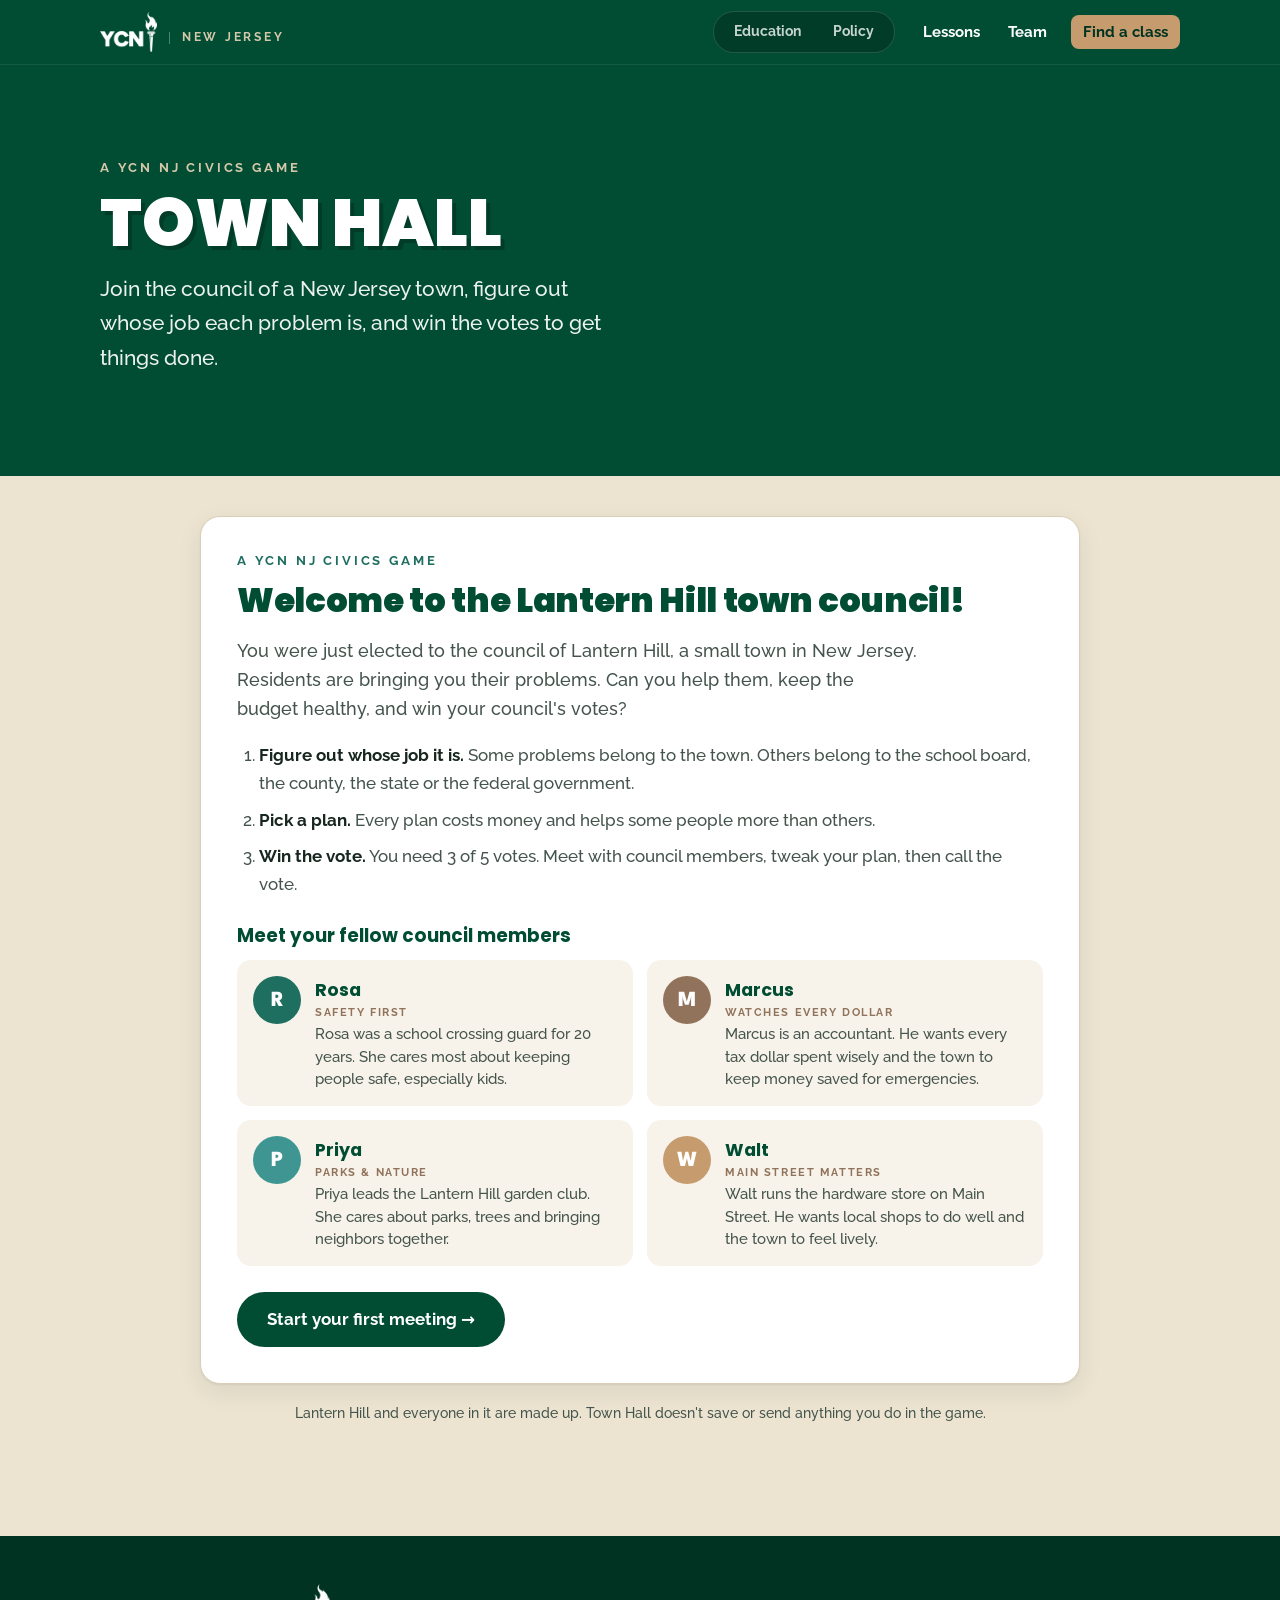
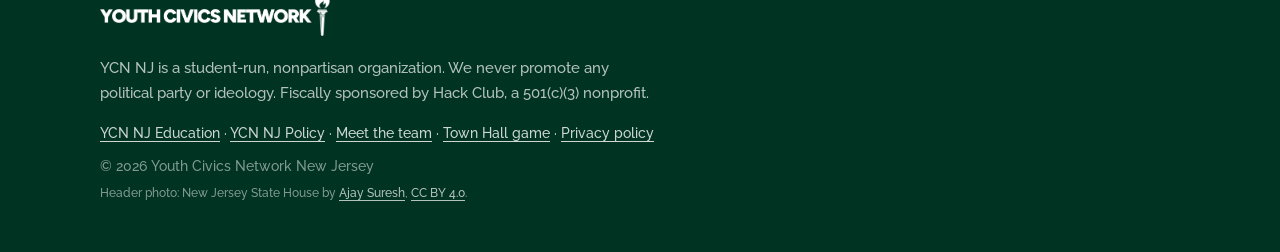
<file: game.html>
<!doctype html>
<html lang="en">
<head>
  <meta charset="utf-8">
  <meta name="viewport" content="width=device-width, initial-scale=1">
  <title>Town Hall · A YCN NJ Civics Game</title>
  <meta name="description" content="Town Hall: a free civics game from Youth Civics Network NJ. Join a town council, solve residents' problems and win the vote.">
  <meta property="og:title" content="Town Hall: A YCN NJ Civics Game">
  <meta property="og:description" content="Join a town council, solve residents' problems and win the vote.">
  <meta property="og:image" content="assets/nj-state-house.jpg">
  <link rel="icon" type="image/png" href="assets/favicon.png">
  <link rel="preconnect" href="https://fonts.googleapis.com">
  <link rel="preconnect" href="https://fonts.gstatic.com" crossorigin>
  <link href="https://fonts.googleapis.com/css2?family=League+Spartan:wght@600;700;800&family=Poppins:wght@700;900&family=Raleway:ital,wght@0,400;0,500;0,700;1,500&display=swap" rel="stylesheet">
  <link rel="preload" href="assets/logo-ycn-green.png" as="image">
  <style>
    /* Page loader: inline so it shows before anything else loads */
    .loader { position: fixed; inset: 0; z-index: 1000; display: grid; place-items: center; background: #fff;
      transition: opacity .4s ease, visibility .4s ease; }
    .loader.is-hidden { opacity: 0; visibility: hidden; pointer-events: none; }
    .loader-inner { display: grid; justify-items: center; gap: 22px; }
    .loader-logo { width: 132px; height: auto; animation: ycn-breathe 1.6s ease-in-out infinite; }
    .loader-state { margin-top: -10px; font: 700 13px/1 Raleway, system-ui, sans-serif; letter-spacing: .32em; text-transform: uppercase; color: #004d33; padding-left: .32em; }
    .loader-bar { position: relative; width: 120px; height: 3px; border-radius: 3px; background: #e9e2d1; overflow: hidden; }
    .loader-bar::after { content: ""; position: absolute; inset: 0; width: 40%; border-radius: inherit; background: #004d33;
      animation: ycn-slide 1.1s cubic-bezier(.65,0,.35,1) infinite; }
    @keyframes ycn-breathe { 0%, 100% { transform: scale(1); opacity: 1; } 50% { transform: scale(1.06); opacity: .82; } }
    @keyframes ycn-slide { 0% { transform: translateX(-100%); } 100% { transform: translateX(250%); } }
    @media (prefers-reduced-motion: reduce) { .loader-logo, .loader-bar::after { animation: none; } .loader-bar::after { width: 100%; } }
  </style>
  <noscript><style>.loader { display: none; }</style></noscript>
  <link rel="stylesheet" href="styles.css">
  <link rel="stylesheet" href="game/game.css">
  <link rel="stylesheet" href="mobile.css">
</head>
<body class="page-game">

<div id="loader" class="loader" role="status" aria-live="polite">
  <div class="loader-inner">
    <img class="loader-logo" src="assets/logo-ycn-green.png" alt="" width="132" height="93">
    <span class="loader-state">New Jersey</span>
    <span class="loader-bar" aria-hidden="true"></span>
    <span class="sr-only">Loading…</span>
  </div>
</div>
<script>
  /* Back/Forward: skip the loader entirely */
  (function () {
    var nav = performance.getEntriesByType && performance.getEntriesByType("navigation")[0];
    if (nav && nav.type === "back_forward") {
      var l = document.getElementById("loader");
      l.style.transition = "none";
      l.classList.add("is-hidden");
    }
  })();
</script>

<a class="skip" href="#main">Skip to content</a>

<header class="site-header" id="top">
  <div class="wrap header-inner">
    <a class="brand" href="/" aria-label="YCN NJ Education home">
      <img src="assets/logo-ycn.png" alt="" width="57" height="40">
      <span class="brand-state">New Jersey</span>
    </a>
    <nav class="site-switch" aria-label="YCN NJ programs">
      <a href="/">Education</a>
      <a href="policy.html">Policy</a>
    </nav>
    <button class="nav-toggle" aria-expanded="false" aria-controls="site-nav">
      <span class="sr-only">Menu</span><span class="bar"></span><span class="bar"></span><span class="bar"></span>
    </button>
    <nav id="site-nav" class="site-nav" aria-label="Main">
      <a href="/#curriculum">Lessons</a>
      <a href="team.html">Team</a>
      <a class="nav-cta" href="/#chapters">Find a class</a>
    </nav>
  </div>
</header>

<main id="main">

  <section class="team-hero game-hero">
    <div class="wrap">
      <p class="kicker">A YCN NJ civics game</p>
      <h1>Town Hall</h1>
      <p class="lede">Join the council of a New Jersey town, figure out whose job each problem is, and win the votes to get things done.</p>
    </div>
  </section>

  <section id="play" class="section game-section">
    <div class="wrap">
      <div id="game" class="game">
        <noscript><p class="g-card">Town Hall needs JavaScript turned on to play.</p></noscript>
      </div>
      <p id="game-live" class="sr-only" aria-live="polite"></p>
      <p class="game-note">Lantern Hill and everyone in it are made up. Town Hall doesn't save or send anything you do in the game.</p>
    </div>
  </section>

</main>

<footer class="site-footer">
  <div class="wrap footer-inner">
    <img src="assets/logo-wordmark.png" alt="Youth Civics Network" width="230" height="51">
    <p>YCN NJ is a student-run, nonpartisan organization. We never promote any political party or ideology. Fiscally sponsored by Hack Club, a 501(c)(3) nonprofit.</p>
    <p class="footer-links"><a href="/">YCN NJ Education</a> · <a href="policy.html">YCN NJ Policy</a> · <a href="team.html">Meet the team</a> · <a href="game.html">Town Hall game</a> · <a href="privacy.html">Privacy policy</a></p>
    <p class="footer-small">© <span id="year">2026</span> Youth Civics Network New Jersey</p>
    <p class="footer-small footer-credit">Header photo: New Jersey State House by <a href="https://commons.wikimedia.org/wiki/File:New_Jersey_State_House_-_2_(55141979306).jpg">Ajay Suresh</a>, <a href="https://creativecommons.org/licenses/by/4.0/">CC BY 4.0</a>.</p>
  </div>
</footer>

<script src="site.js"></script>
<script src="game/data.js"></script>
<script src="game/engine.js"></script>
<script src="game/ui.js"></script>
</body>
</html>
</file>
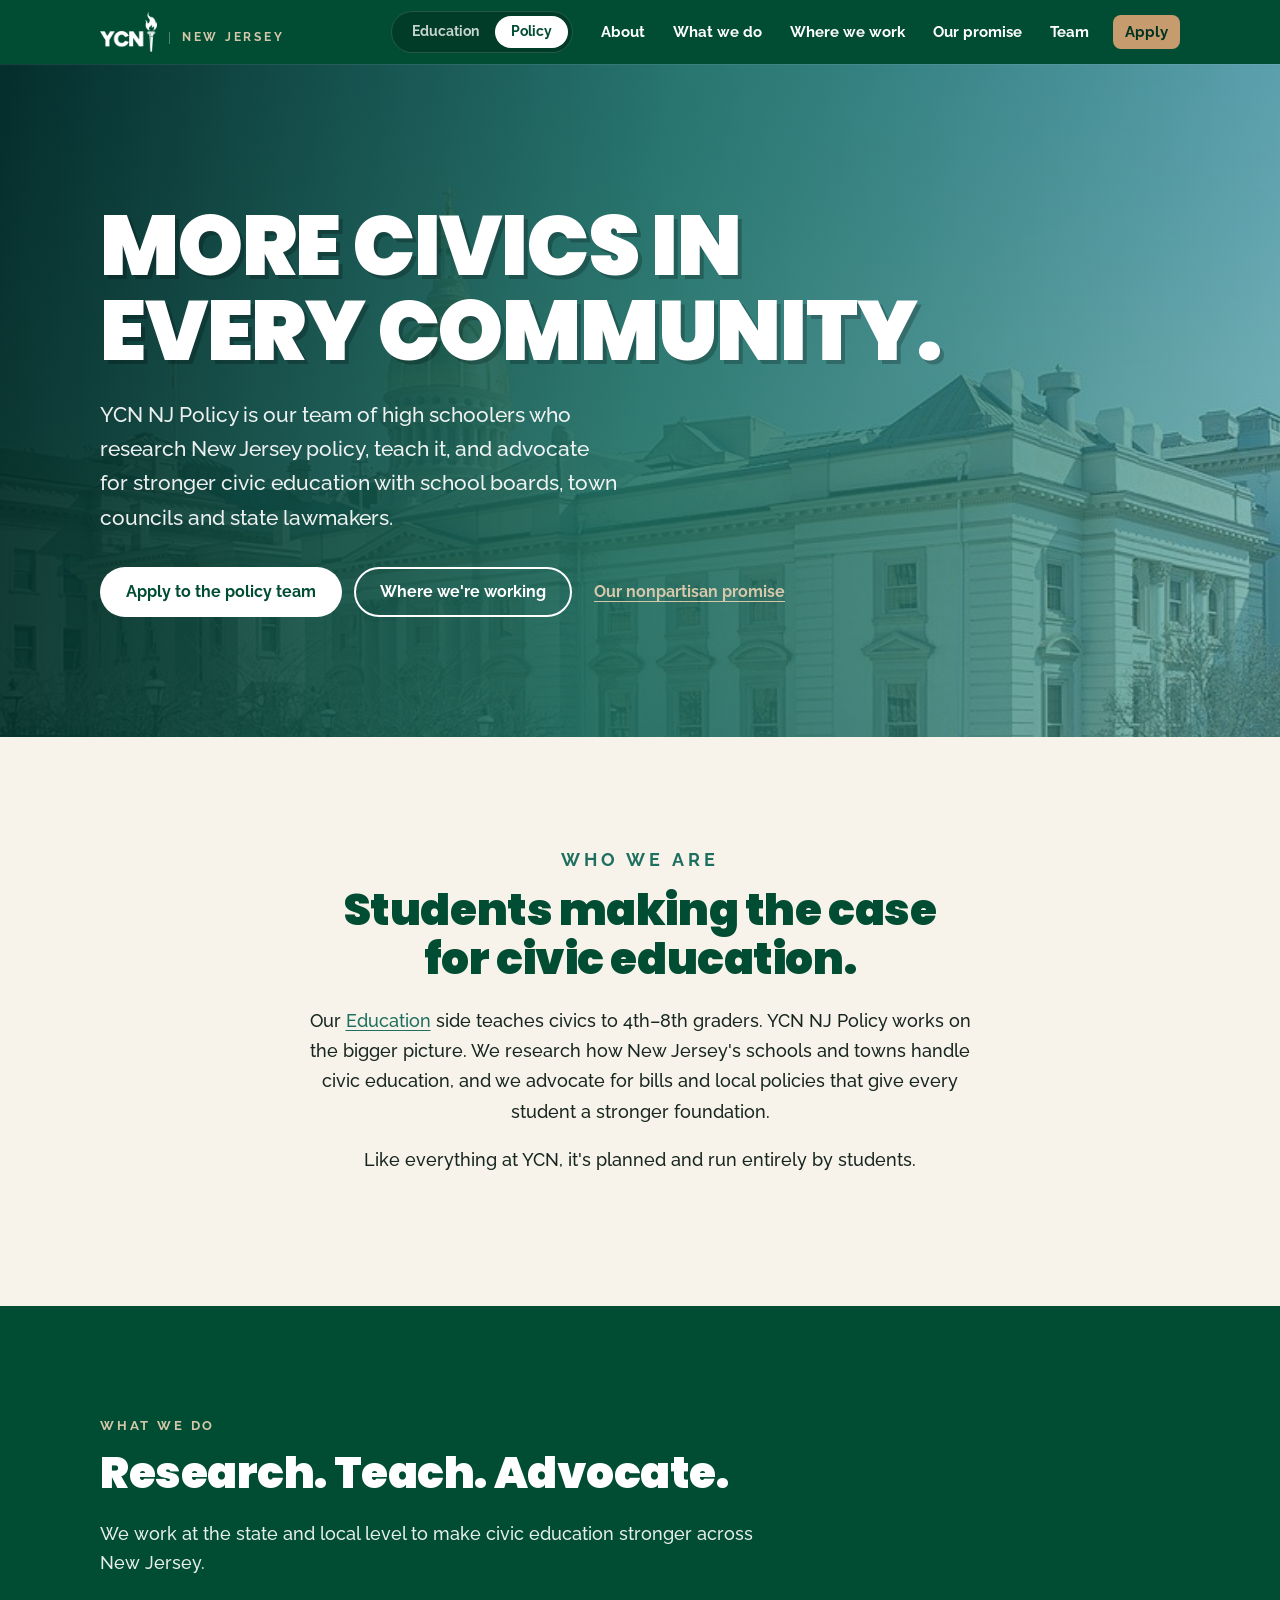
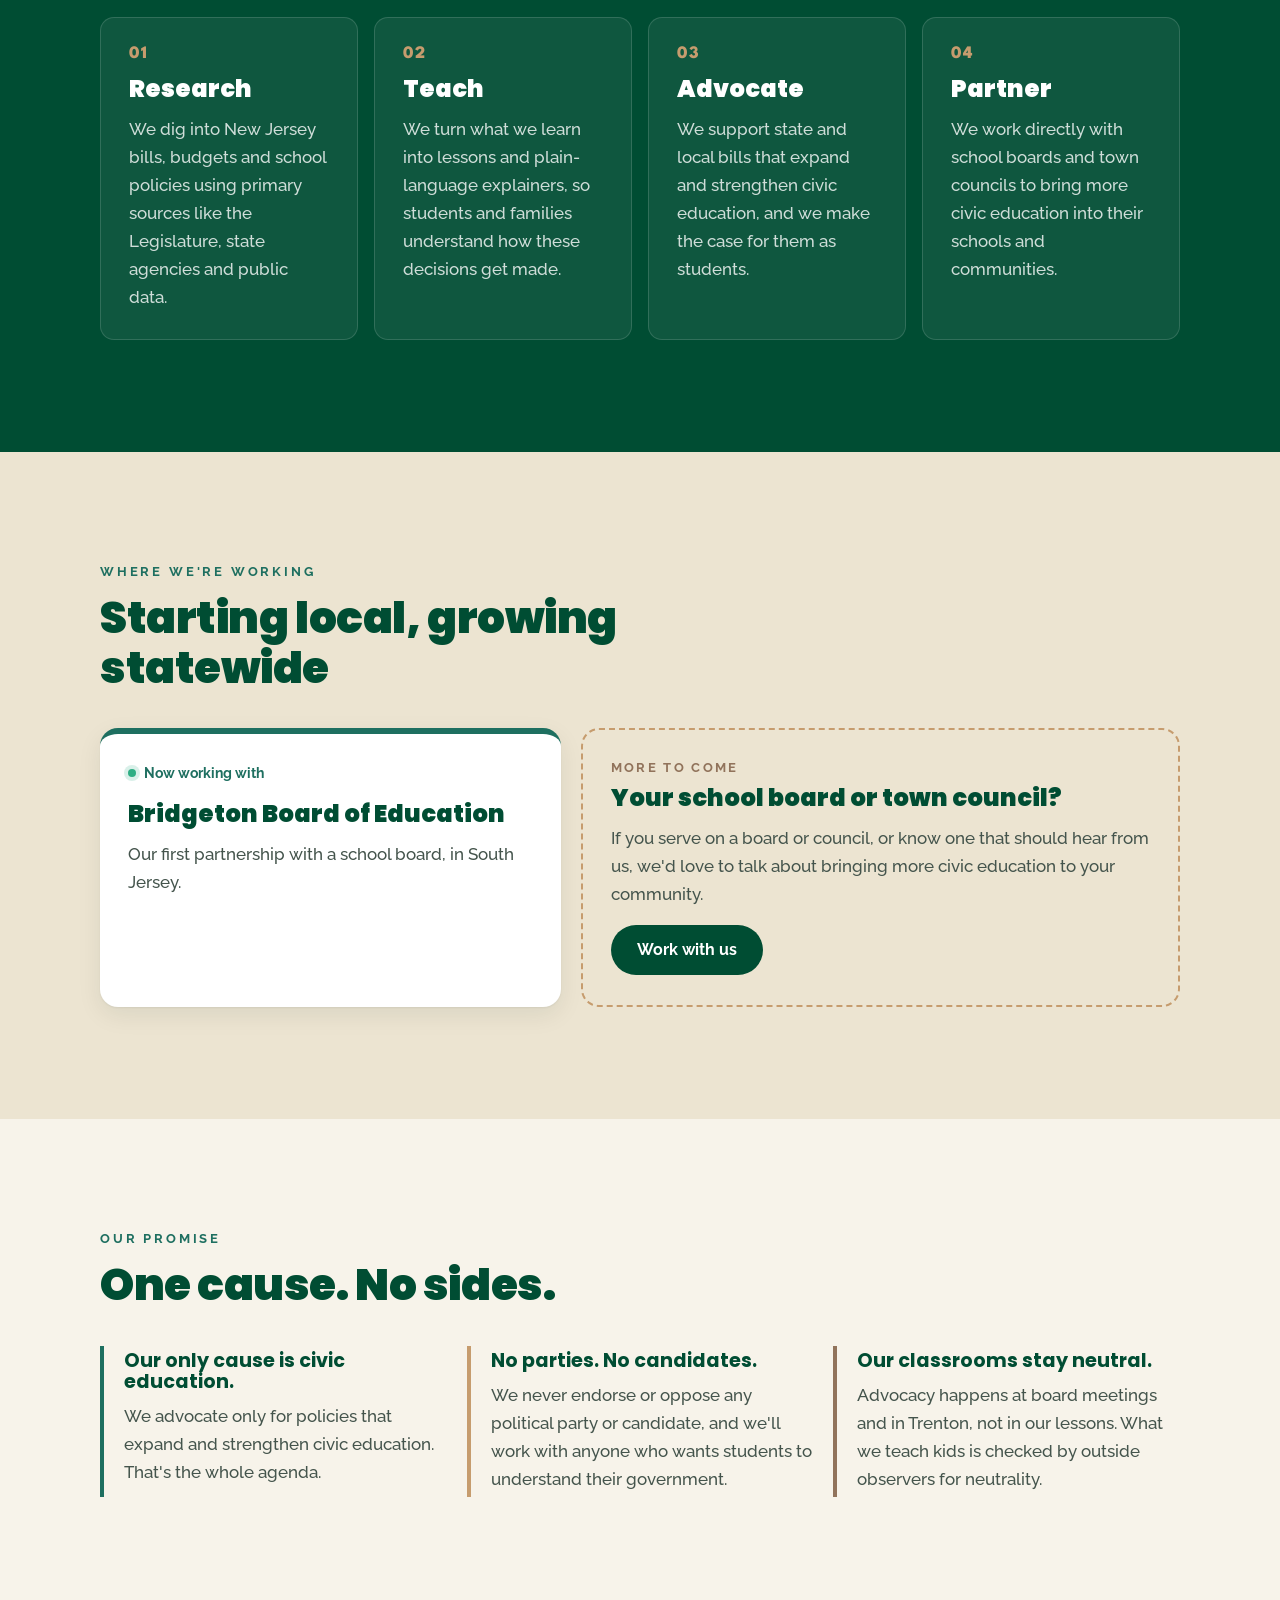
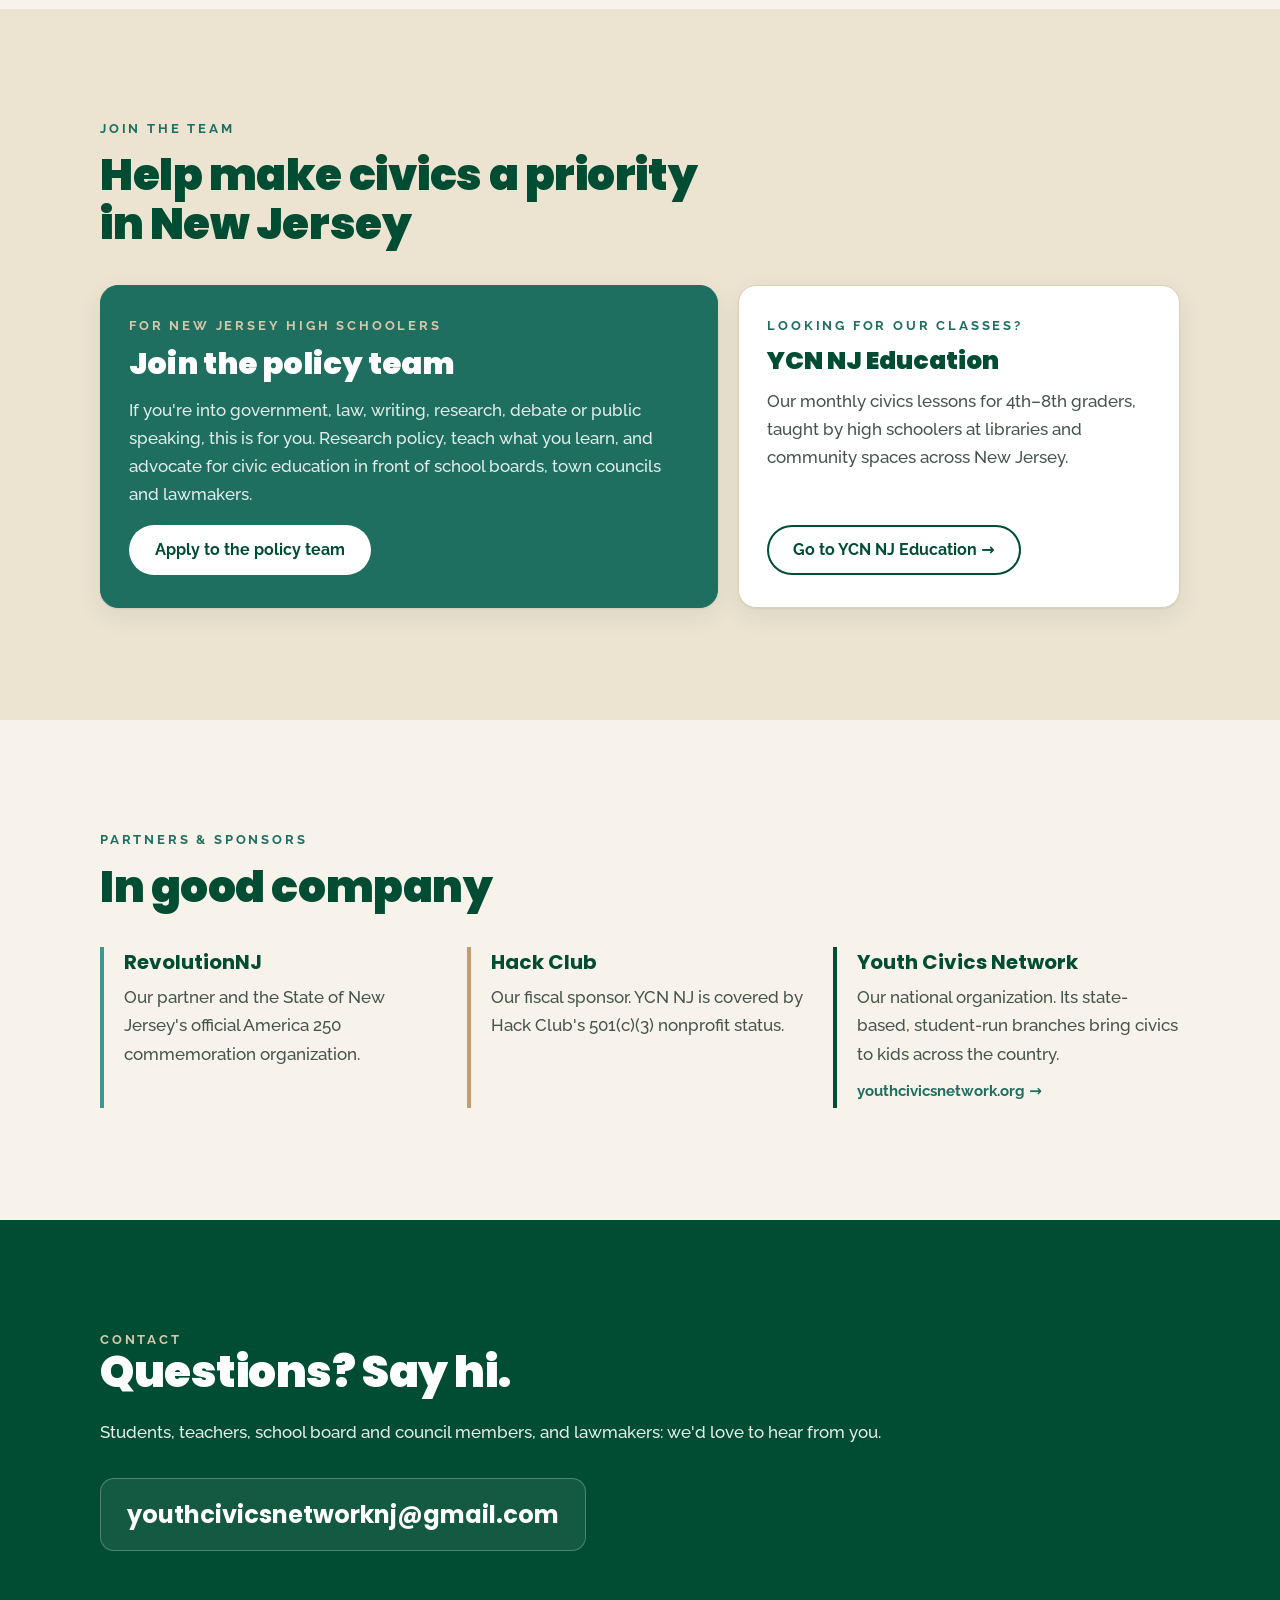
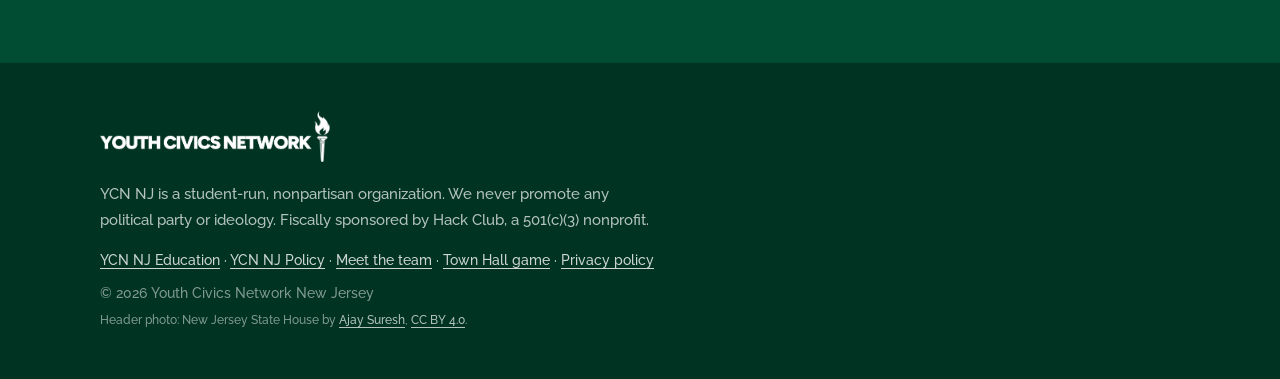
<file: policy.html>
<!doctype html>
<html lang="en">
<head>
  <meta charset="utf-8">
  <meta name="viewport" content="width=device-width, initial-scale=1">
  <title>YCN NJ Policy</title>
  <meta name="description" content="YCN NJ Policy: New Jersey high schoolers who research policy, teach it, and advocate for stronger civic education in schools and towns.">
  <meta property="og:title" content="YCN NJ Policy">
  <meta property="og:description" content="High schoolers advocating for stronger civic education across New Jersey. Always nonpartisan.">
  <meta property="og:image" content="assets/nj-state-house.jpg">
  <link rel="icon" type="image/png" href="assets/favicon.png">
  <link rel="preconnect" href="https://fonts.googleapis.com">
  <link rel="preconnect" href="https://fonts.gstatic.com" crossorigin>
  <link href="https://fonts.googleapis.com/css2?family=League+Spartan:wght@600;700;800&family=Poppins:wght@700;900&family=Raleway:ital,wght@0,400;0,500;0,700;1,500&display=swap" rel="stylesheet">
  <link rel="preload" href="assets/logo-ycn-green.png" as="image">
  <style>
    /* Page loader: inline so it shows before anything else loads */
    .loader { position: fixed; inset: 0; z-index: 1000; display: grid; place-items: center; background: #fff;
      transition: opacity .4s ease, visibility .4s ease; }
    .loader.is-hidden { opacity: 0; visibility: hidden; pointer-events: none; }
    .loader-inner { display: grid; justify-items: center; gap: 22px; }
    .loader-logo { width: 132px; height: auto; animation: ycn-breathe 1.6s ease-in-out infinite; }
    .loader-state { margin-top: -10px; font: 700 13px/1 Raleway, system-ui, sans-serif; letter-spacing: .32em; text-transform: uppercase; color: #004d33; padding-left: .32em; }
    .loader-bar { position: relative; width: 120px; height: 3px; border-radius: 3px; background: #e9e2d1; overflow: hidden; }
    .loader-bar::after { content: ""; position: absolute; inset: 0; width: 40%; border-radius: inherit; background: #004d33;
      animation: ycn-slide 1.1s cubic-bezier(.65,0,.35,1) infinite; }
    @keyframes ycn-breathe { 0%, 100% { transform: scale(1); opacity: 1; } 50% { transform: scale(1.06); opacity: .82; } }
    @keyframes ycn-slide { 0% { transform: translateX(-100%); } 100% { transform: translateX(250%); } }
    @media (prefers-reduced-motion: reduce) { .loader-logo, .loader-bar::after { animation: none; } .loader-bar::after { width: 100%; } }
  </style>
  <noscript><style>.loader { display: none; }</style></noscript>
  <link rel="stylesheet" href="styles.css">
  <link rel="stylesheet" href="mobile.css">
</head>
<body class="page-policy">

<div id="loader" class="loader" role="status" aria-live="polite">
  <div class="loader-inner">
    <img class="loader-logo" src="assets/logo-ycn-green.png" alt="" width="132" height="93">
    <span class="loader-state">New Jersey</span>
    <span class="loader-bar" aria-hidden="true"></span>
    <span class="sr-only">Loading…</span>
  </div>
</div>
<script>
  /* Back/Forward: skip the loader entirely */
  (function () {
    var nav = performance.getEntriesByType && performance.getEntriesByType("navigation")[0];
    if (nav && nav.type === "back_forward") {
      var l = document.getElementById("loader");
      l.style.transition = "none";
      l.classList.add("is-hidden");
    }
  })();
</script>

<a class="skip" href="#main">Skip to content</a>

<header class="site-header" id="top">
  <div class="wrap header-inner">
    <a class="brand" href="/" aria-label="YCN NJ Education home">
      <img src="assets/logo-ycn.png" alt="" width="57" height="40">
      <span class="brand-state">New Jersey</span>
    </a>
    <nav class="site-switch" aria-label="YCN NJ programs">
      <a href="/">Education</a>
      <a href="policy.html" aria-current="page">Policy</a>
    </nav>
    <button class="nav-toggle" aria-expanded="false" aria-controls="site-nav">
      <span class="sr-only">Menu</span><span class="bar"></span><span class="bar"></span><span class="bar"></span>
    </button>
    <nav id="site-nav" class="site-nav" aria-label="Main">
      <a href="#about">About</a>
      <a href="#work">What we do</a>
      <a href="#where">Where we work</a>
      <a href="#promise">Our promise</a>
      <a href="team.html">Team</a>
      <a class="nav-cta" href="#join">Apply</a>
    </nav>
  </div>
</header>

<main id="main">

  <!-- HERO -->
  <section class="hero hero-policy">
    <div class="wrap hero-inner">
      <h1>More civics in<br>every community.</h1>
      <p class="lede">YCN NJ Policy is our team of high schoolers who research New Jersey policy, teach it, and advocate for stronger civic education with school boards, town councils and state lawmakers.</p>
      <div class="hero-ctas">
        <a class="btn btn-light" data-link="policy" href="#">Apply to the policy team</a>
        <a class="btn btn-outline" href="#where">Where we're working</a>
        <a class="btn btn-ghost" href="#promise">Our nonpartisan promise</a>
      </div>
    </div>
  </section>

  <!-- WHO WE ARE -->
  <section id="about" class="section">
    <div class="wrap narrow center">
      <div>
        <p class="kicker">Who we are</p>
        <h2>Students making the case for civic education.</h2>
        <p>Our <a href="/">Education</a> side teaches civics to 4th–8th graders. YCN NJ Policy works on the bigger picture. We research how New Jersey's schools and towns handle civic education, and we advocate for bills and local policies that give every student a stronger foundation.</p>
        <p>Like everything at YCN, it's planned and run entirely by students.</p>
      </div>
    </div>
  </section>

  <!-- WHAT WE DO -->
  <section id="work" class="section section-pine">
    <div class="wrap">
      <p class="kicker">What we do</p>
      <h2>Research. Teach. Advocate.</h2>
      <p class="section-lede">We work at the state and local level to make civic education stronger across New Jersey.</p>
      <div class="pillars pillars-4">
        <article class="pillar">
          <span class="pillar-num">01</span>
          <details class="m-collapse pillar-more" open><summary><h3>Research</h3></summary><p>We dig into New Jersey bills, budgets and school policies using primary sources like the Legislature, state agencies and public data.</p></details>
        </article>
        <article class="pillar">
          <span class="pillar-num">02</span>
          <details class="m-collapse pillar-more" open><summary><h3>Teach</h3></summary><p>We turn what we learn into lessons and plain-language explainers, so students and families understand how these decisions get made.</p></details>
        </article>
        <article class="pillar">
          <span class="pillar-num">03</span>
          <details class="m-collapse pillar-more" open><summary><h3>Advocate</h3></summary><p>We support state and local bills that expand and strengthen civic education, and we make the case for them as students.</p></details>
        </article>
        <article class="pillar">
          <span class="pillar-num">04</span>
          <details class="m-collapse pillar-more" open><summary><h3>Partner</h3></summary><p>We work directly with school boards and town councils to bring more civic education into their schools and communities.</p></details>
        </article>
      </div>
    </div>
  </section>

  <!-- WHERE WE'RE WORKING -->
  <section id="where" class="section section-khaki">
    <div class="wrap">
      <p class="kicker">Where we're working</p>
      <h2>Starting local, growing statewide</h2>
      <div class="partner-boards">
        <article class="board">
          <p class="status status-go">Now working with</p>
          <h3>Bridgeton Board of Education</h3>
          <p>Our first partnership with a school board, in South Jersey.</p>
        </article>
        <article class="board board-next">
          <p class="board-label">More to come</p>
          <h3>Your school board or town council?</h3>
          <p>If you serve on a board or council, or know one that should hear from us, we'd love to talk about bringing more civic education to your community.</p>
          <a class="btn btn-pine" data-link="partner" href="#">Work with us</a>
        </article>
      </div>
    </div>
  </section>

  <!-- NONPARTISAN PROMISE -->
  <section id="promise" class="section">
    <div class="wrap">
      <p class="kicker">Our promise</p>
      <h2>One cause. No sides.</h2>
      <div class="promises">
        <article class="promise">
          <h3>Our only cause is civic education.</h3>
          <p>We advocate only for policies that expand and strengthen civic education. That's the whole agenda.</p>
        </article>
        <article class="promise">
          <h3>No parties. No candidates.</h3>
          <p>We never endorse or oppose any political party or candidate, and we'll work with anyone who wants students to understand their government.</p>
        </article>
        <article class="promise">
          <h3>Our classrooms stay neutral.</h3>
          <p>Advocacy happens at board meetings and in Trenton, not in our lessons. What we teach kids is checked by outside observers for neutrality.</p>
        </article>
      </div>
    </div>
  </section>

  <!-- JOIN -->
  <section id="join" class="section section-khaki">
    <div class="wrap">
      <p class="kicker">Join the team</p>
      <h2>Help make civics a priority in New Jersey</h2>
      <div class="join-policy">
        <article class="path path-featured join-main">
          <p class="path-for">For New Jersey high schoolers</p>
          <h3>Join the policy team</h3>
          <p>If you're into government, law, writing, research, debate or public speaking, this is for you. Research policy, teach what you learn, and advocate for civic education in front of school boards, town councils and lawmakers.</p>
          <a class="btn btn-light" data-link="policy" href="#">Apply to the policy team</a>
        </article>
        <article class="path join-side">
          <p class="path-for">Looking for our classes?</p>
          <h3>YCN NJ Education</h3>
          <p>Our monthly civics lessons for 4th–8th graders, taught by high schoolers at libraries and community spaces across New Jersey.</p>
          <a class="btn btn-outline-pine" href="/">Go to YCN NJ Education →</a>
        </article>
      </div>
    </div>
  </section>

  <!-- PARTNERS -->
  <section id="partners" class="section">
    <div class="wrap">
      <p class="kicker">Partners &amp; sponsors</p>
      <h2>In good company</h2>
      <div class="partners">
        <article class="partner">
          <h3>RevolutionNJ</h3>
          <p>Our partner and the State of New Jersey's official America 250 commemoration organization.</p>
        </article>
        <article class="partner">
          <h3>Hack Club</h3>
          <p>Our fiscal sponsor. YCN NJ is covered by Hack Club's 501(c)(3) nonprofit status.</p>
        </article>
        <article class="partner">
          <h3>Youth Civics Network</h3>
          <p>Our national organization. Its state-based, student-run branches bring civics to kids across the country.</p>
          <a href="https://youthcivicsnetwork.org">youthcivicsnetwork.org →</a>
        </article>
      </div>
    </div>
  </section>

  <!-- CONTACT -->
  <section id="contact" class="section section-pine contact">
    <div class="wrap contact-inner">
      <div>
        <p class="kicker">Contact</p>
        <h2>Questions? Say hi.</h2>
        <p>Students, teachers, school board and council members, and lawmakers: we'd love to hear from you.</p>
      </div>
      <a class="contact-email" href="mailto:youthcivicsnetworknj@gmail.com">youthcivicsnetworknj@gmail.com</a>
    </div>
  </section>

</main>

<footer class="site-footer">
  <div class="wrap footer-inner">
    <img src="assets/logo-wordmark.png" alt="Youth Civics Network" width="230" height="51">
    <p>YCN NJ is a student-run, nonpartisan organization. We never promote any political party or ideology. Fiscally sponsored by Hack Club, a 501(c)(3) nonprofit.</p>
    <p class="footer-links"><a href="/">YCN NJ Education</a> · <a href="policy.html">YCN NJ Policy</a> · <a href="team.html">Meet the team</a> · <a href="game.html">Town Hall game</a> · <a href="privacy.html">Privacy policy</a></p>
    <p class="footer-small">© <span id="year">2026</span> Youth Civics Network New Jersey</p>
    <p class="footer-small footer-credit">Header photo: New Jersey State House by <a href="https://commons.wikimedia.org/wiki/File:New_Jersey_State_House_-_2_(55141979306).jpg">Ajay Suresh</a>, <a href="https://creativecommons.org/licenses/by/4.0/">CC BY 4.0</a>.</p>
  </div>
</footer>

<script src="site.js"></script>
</body>
</html>
</file>
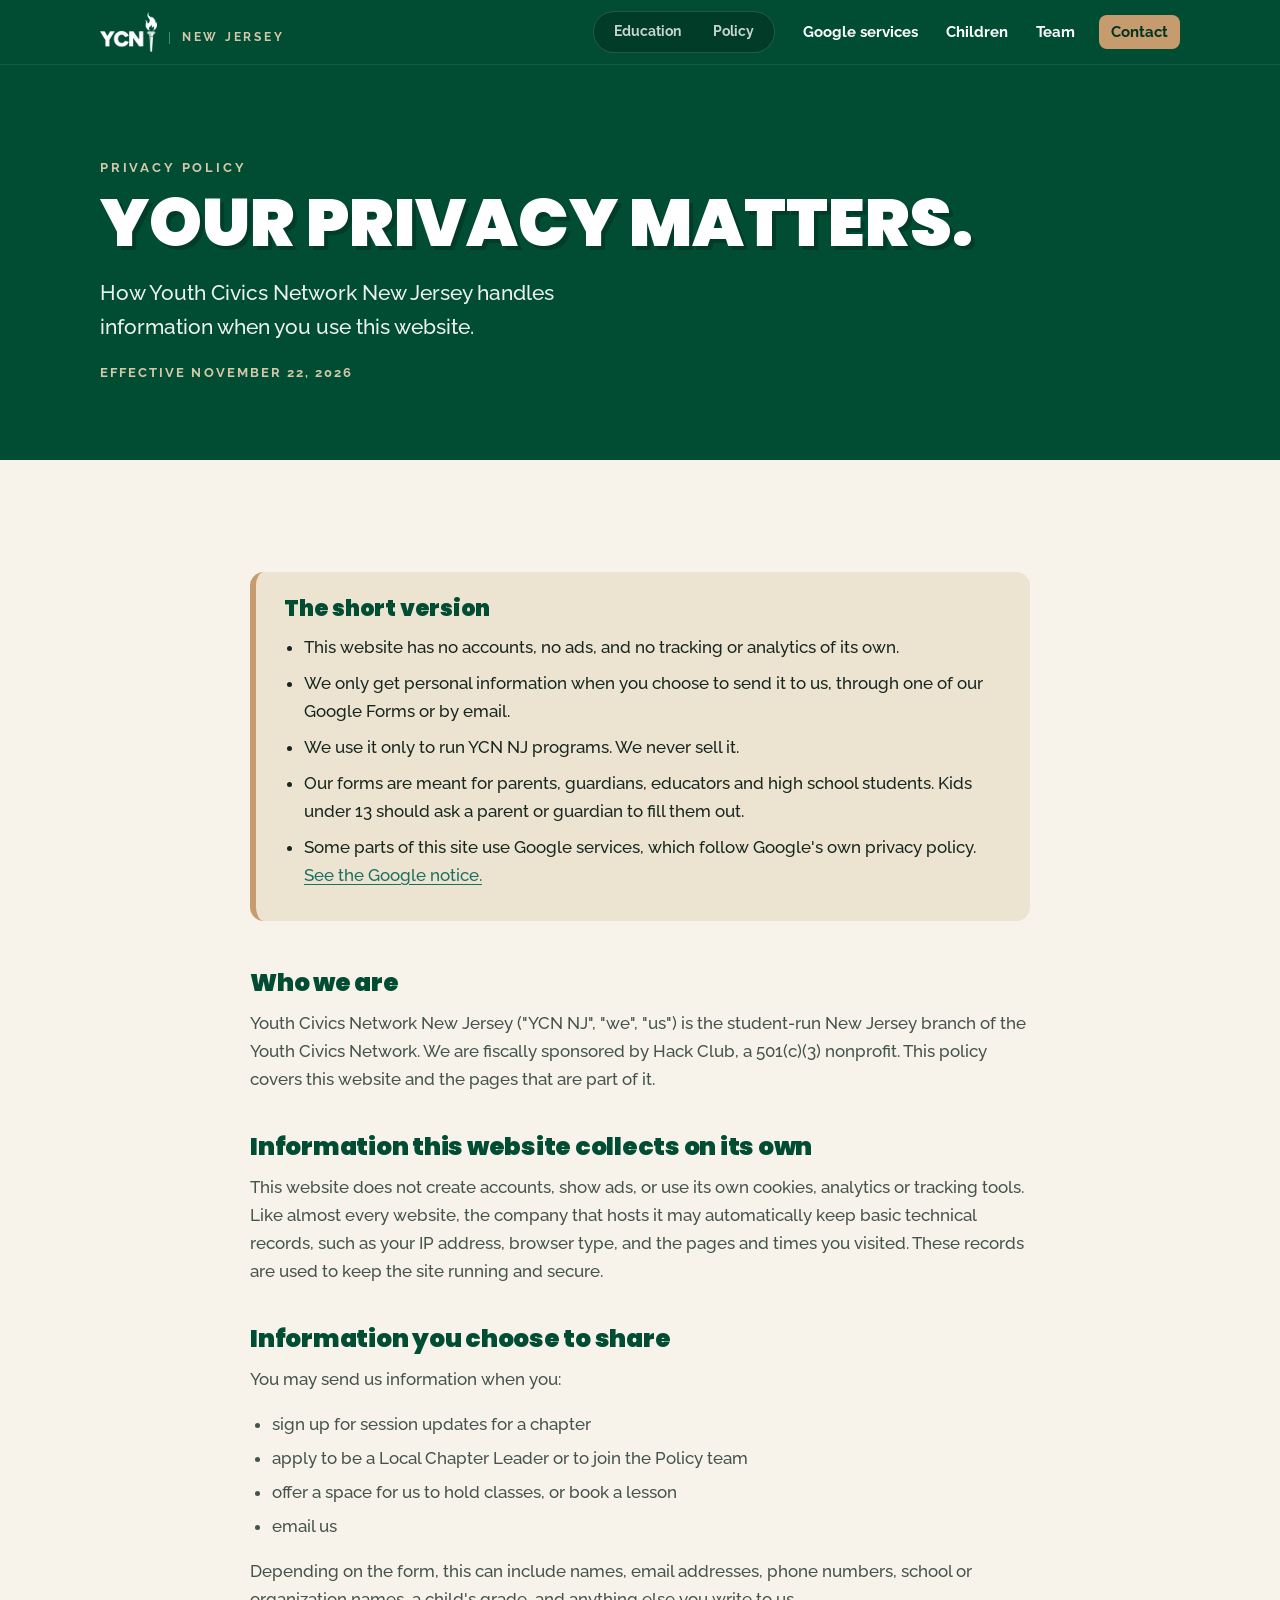
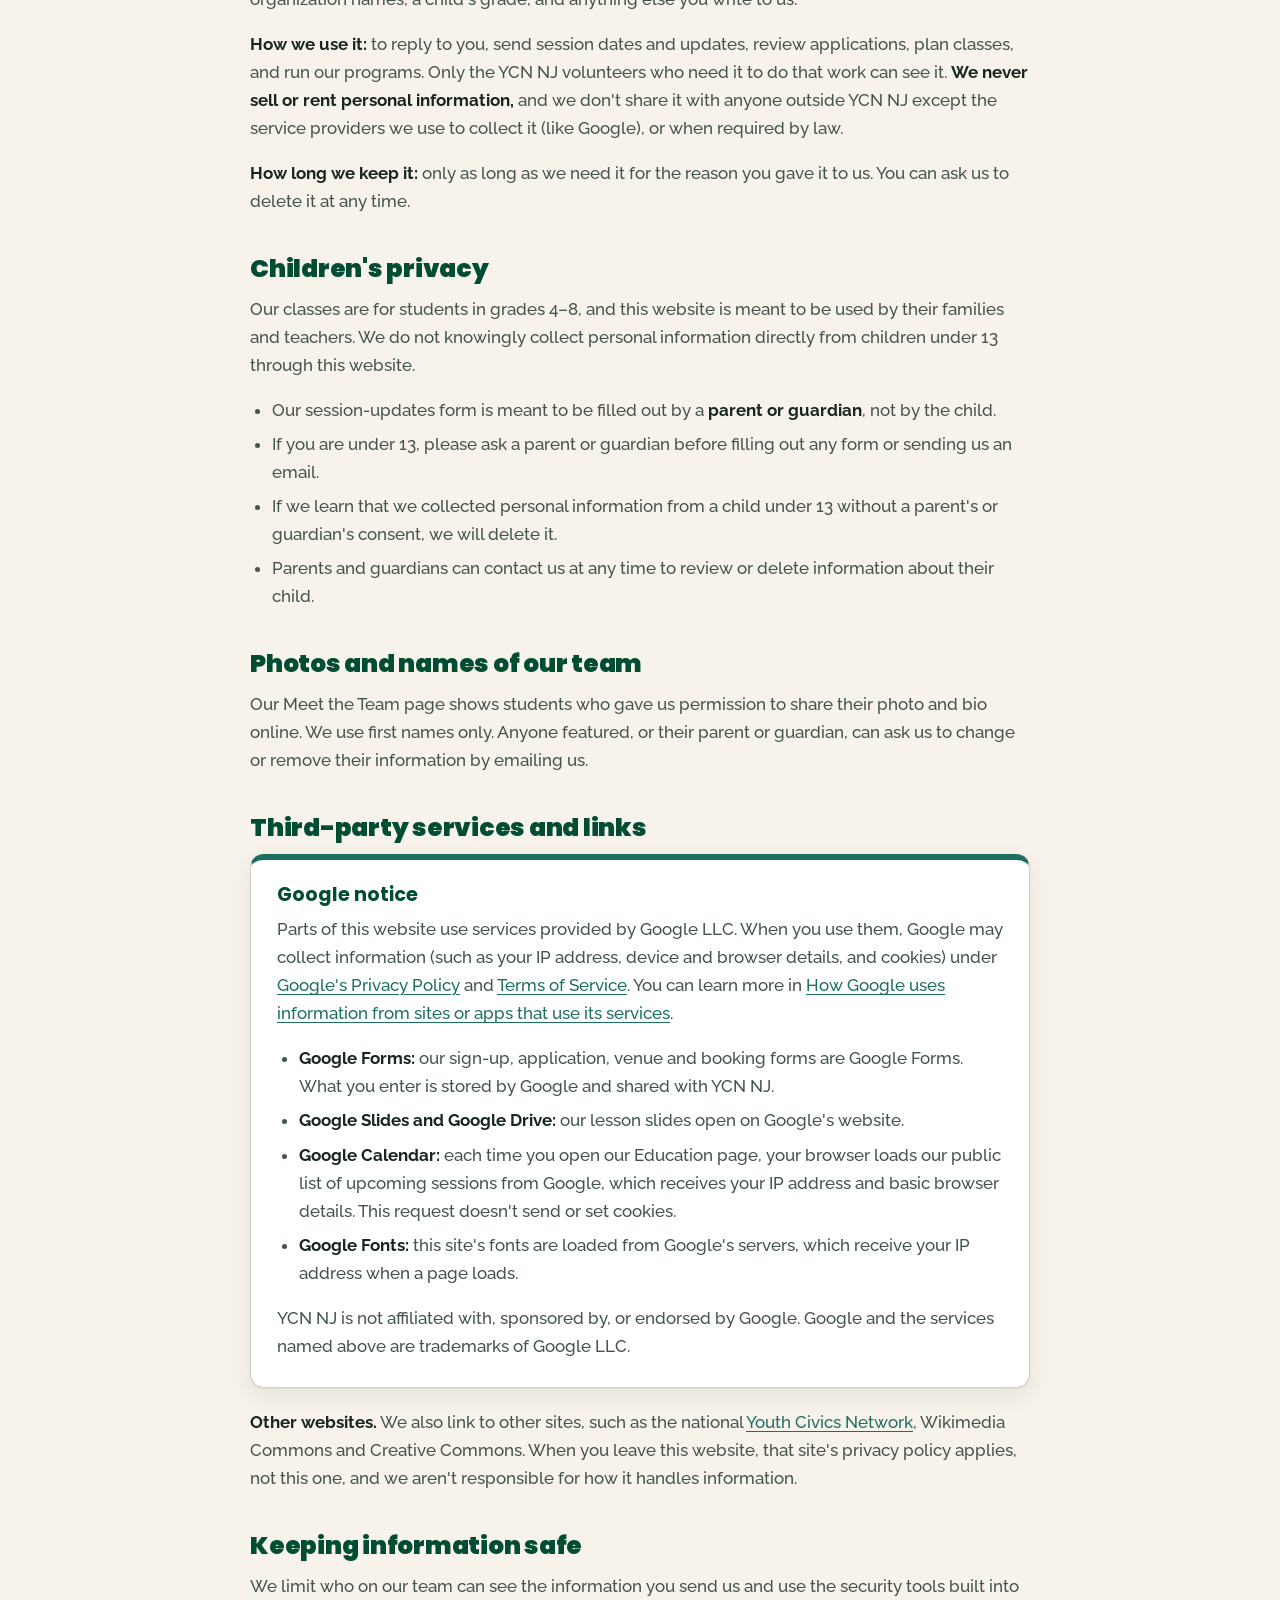
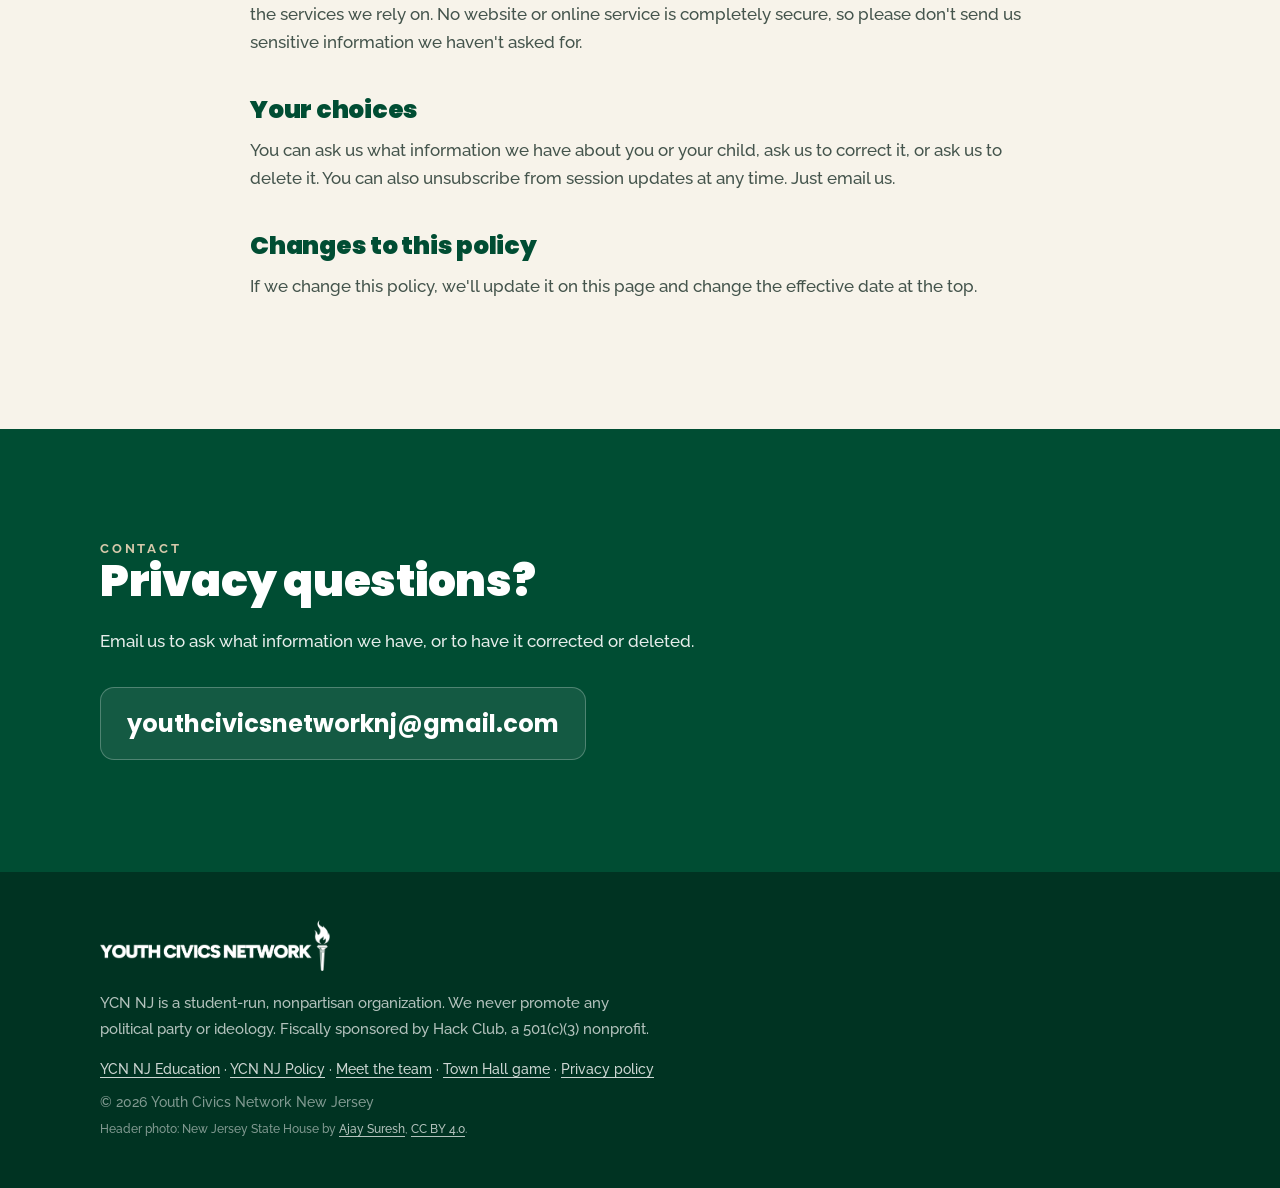
<file: privacy.html>
<!doctype html>
<html lang="en">
<head>
  <meta charset="utf-8">
  <meta name="viewport" content="width=device-width, initial-scale=1">
  <title>Privacy Policy · YCN NJ</title>
  <meta name="description" content="How Youth Civics Network New Jersey handles information on this website.">
  <meta property="og:title" content="YCN NJ Privacy Policy">
  <meta property="og:description" content="How Youth Civics Network New Jersey handles information on this website.">
  <meta property="og:image" content="assets/nj-state-house.jpg">
  <link rel="icon" type="image/png" href="assets/favicon.png">
  <link rel="preconnect" href="https://fonts.googleapis.com">
  <link rel="preconnect" href="https://fonts.gstatic.com" crossorigin>
  <link href="https://fonts.googleapis.com/css2?family=League+Spartan:wght@600;700;800&family=Poppins:wght@700;900&family=Raleway:ital,wght@0,400;0,500;0,700;1,500&display=swap" rel="stylesheet">
  <link rel="preload" href="assets/logo-ycn-green.png" as="image">
  <style>
    /* Page loader: inline so it shows before anything else loads */
    .loader { position: fixed; inset: 0; z-index: 1000; display: grid; place-items: center; background: #fff;
      transition: opacity .4s ease, visibility .4s ease; }
    .loader.is-hidden { opacity: 0; visibility: hidden; pointer-events: none; }
    .loader-inner { display: grid; justify-items: center; gap: 22px; }
    .loader-logo { width: 132px; height: auto; animation: ycn-breathe 1.6s ease-in-out infinite; }
    .loader-state { margin-top: -10px; font: 700 13px/1 Raleway, system-ui, sans-serif; letter-spacing: .32em; text-transform: uppercase; color: #004d33; padding-left: .32em; }
    .loader-bar { position: relative; width: 120px; height: 3px; border-radius: 3px; background: #e9e2d1; overflow: hidden; }
    .loader-bar::after { content: ""; position: absolute; inset: 0; width: 40%; border-radius: inherit; background: #004d33;
      animation: ycn-slide 1.1s cubic-bezier(.65,0,.35,1) infinite; }
    @keyframes ycn-breathe { 0%, 100% { transform: scale(1); opacity: 1; } 50% { transform: scale(1.06); opacity: .82; } }
    @keyframes ycn-slide { 0% { transform: translateX(-100%); } 100% { transform: translateX(250%); } }
    @media (prefers-reduced-motion: reduce) { .loader-logo, .loader-bar::after { animation: none; } .loader-bar::after { width: 100%; } }
  </style>
  <noscript><style>.loader { display: none; }</style></noscript>
  <link rel="stylesheet" href="styles.css">
</head>
<body class="page-privacy">

<div id="loader" class="loader" role="status" aria-live="polite">
  <div class="loader-inner">
    <img class="loader-logo" src="assets/logo-ycn-green.png" alt="" width="132" height="93">
    <span class="loader-state">New Jersey</span>
    <span class="loader-bar" aria-hidden="true"></span>
    <span class="sr-only">Loading…</span>
  </div>
</div>
<script>
  /* Back/Forward: skip the loader entirely */
  (function () {
    var nav = performance.getEntriesByType && performance.getEntriesByType("navigation")[0];
    if (nav && nav.type === "back_forward") {
      var l = document.getElementById("loader");
      l.style.transition = "none";
      l.classList.add("is-hidden");
    }
  })();
</script>

<a class="skip" href="#main">Skip to content</a>

<header class="site-header" id="top">
  <div class="wrap header-inner">
    <a class="brand" href="/" aria-label="YCN NJ Education home">
      <img src="assets/logo-ycn.png" alt="" width="57" height="40">
      <span class="brand-state">New Jersey</span>
    </a>
    <nav class="site-switch" aria-label="YCN NJ programs">
      <a href="/">Education</a>
      <a href="policy.html">Policy</a>
    </nav>
    <button class="nav-toggle" aria-expanded="false" aria-controls="site-nav">
      <span class="sr-only">Menu</span><span class="bar"></span><span class="bar"></span><span class="bar"></span>
    </button>
    <nav id="site-nav" class="site-nav" aria-label="Main">
      <a href="#google">Google services</a>
      <a href="#children">Children</a>
      <a href="team.html">Team</a>
      <a class="nav-cta" href="#contact">Contact</a>
    </nav>
  </div>
</header>

<main id="main">

  <section class="team-hero">
    <div class="wrap">
      <p class="kicker">Privacy policy</p>
      <h1>Your privacy matters.</h1>
      <p class="lede">How Youth Civics Network New Jersey handles information when you use this website.</p>
      <p class="policy-date">Effective November 22, 2026</p>
    </div>
  </section>

  <section class="section policy-section">
    <div class="wrap policy">

      <aside class="policy-summary" aria-labelledby="short-version">
        <h2 id="short-version">The short version</h2>
        <ul>
          <li>This website has no accounts, no ads, and no tracking or analytics of its own.</li>
          <li>We only get personal information when you choose to send it to us, through one of our Google Forms or by email.</li>
          <li>We use it only to run YCN NJ programs. We never sell it.</li>
          <li>Our forms are meant for parents, guardians, educators and high school students. Kids under 13 should ask a parent or guardian to fill them out.</li>
          <li>Some parts of this site use Google services, which follow Google's own privacy policy. <a href="#google">See the Google notice.</a></li>
        </ul>
      </aside>

      <article class="prose">
        <h2>Who we are</h2>
        <p>Youth Civics Network New Jersey ("YCN NJ", "we", "us") is the student-run New Jersey branch of the Youth Civics Network. We are fiscally sponsored by Hack Club, a 501(c)(3) nonprofit. This policy covers this website and the pages that are part of it.</p>

        <h2>Information this website collects on its own</h2>
        <p>This website does not create accounts, show ads, or use its own cookies, analytics or tracking tools. Like almost every website, the company that hosts it may automatically keep basic technical records, such as your IP address, browser type, and the pages and times you visited. These records are used to keep the site running and secure.</p>

        <h2>Information you choose to share</h2>
        <p>You may send us information when you:</p>
        <ul>
          <li>sign up for session updates for a chapter</li>
          <li>apply to be a Local Chapter Leader or to join the Policy team</li>
          <li>offer a space for us to hold classes, or book a lesson</li>
          <li>email us</li>
        </ul>
        <p>Depending on the form, this can include names, email addresses, phone numbers, school or organization names, a child's grade, and anything else you write to us.</p>
        <p><strong>How we use it:</strong> to reply to you, send session dates and updates, review applications, plan classes, and run our programs. Only the YCN NJ volunteers who need it to do that work can see it. <strong>We never sell or rent personal information,</strong> and we don't share it with anyone outside YCN NJ except the service providers we use to collect it (like Google), or when required by law.</p>
        <p><strong>How long we keep it:</strong> only as long as we need it for the reason you gave it to us. You can ask us to delete it at any time.</p>

        <h2 id="children">Children's privacy</h2>
        <p>Our classes are for students in grades 4–8, and this website is meant to be used by their families and teachers. We do not knowingly collect personal information directly from children under 13 through this website.</p>
        <ul>
          <li>Our session-updates form is meant to be filled out by a <strong>parent or guardian</strong>, not by the child.</li>
          <li>If you are under 13, please ask a parent or guardian before filling out any form or sending us an email.</li>
          <li>If we learn that we collected personal information from a child under 13 without a parent's or guardian's consent, we will delete it.</li>
          <li>Parents and guardians can contact us at any time to review or delete information about their child.</li>
        </ul>

        <h2>Photos and names of our team</h2>
        <p>Our Meet the Team page shows students who gave us permission to share their photo and bio online. We use first names only. Anyone featured, or their parent or guardian, can ask us to change or remove their information by emailing us.</p>

        <h2 id="google">Third-party services and links</h2>
        <div class="google-notice">
          <h3>Google notice</h3>
          <p>Parts of this website use services provided by Google LLC. When you use them, Google may collect information (such as your IP address, device and browser details, and cookies) under <a href="https://policies.google.com/privacy" target="_blank" rel="noopener">Google's Privacy Policy</a> and <a href="https://policies.google.com/terms" target="_blank" rel="noopener">Terms of Service</a>. You can learn more in <a href="https://policies.google.com/technologies/partner-sites" target="_blank" rel="noopener">How Google uses information from sites or apps that use its services</a>.</p>
          <ul>
            <li><strong>Google Forms:</strong> our sign-up, application, venue and booking forms are Google Forms. What you enter is stored by Google and shared with YCN NJ.</li>
            <li><strong>Google Slides and Google Drive:</strong> our lesson slides open on Google's website.</li>
            <li><strong>Google Calendar:</strong> each time you open our Education page, your browser loads our public list of upcoming sessions from Google, which receives your IP address and basic browser details. This request doesn't send or set cookies.</li>
            <li><strong>Google Fonts:</strong> this site's fonts are loaded from Google's servers, which receive your IP address when a page loads.</li>
          </ul>
          <p>YCN NJ is not affiliated with, sponsored by, or endorsed by Google. Google and the services named above are trademarks of Google LLC.</p>
        </div>
        <p><strong>Other websites.</strong> We also link to other sites, such as the national <a href="https://youthcivicsnetwork.org">Youth Civics Network</a>, Wikimedia Commons and Creative Commons. When you leave this website, that site's privacy policy applies, not this one, and we aren't responsible for how it handles information.</p>

        <h2>Keeping information safe</h2>
        <p>We limit who on our team can see the information you send us and use the security tools built into the services we rely on. No website or online service is completely secure, so please don't send us sensitive information we haven't asked for.</p>

        <h2>Your choices</h2>
        <p>You can ask us what information we have about you or your child, ask us to correct it, or ask us to delete it. You can also unsubscribe from session updates at any time. Just email us.</p>

        <h2>Changes to this policy</h2>
        <p>If we change this policy, we'll update it on this page and change the effective date at the top.</p>
      </article>
    </div>
  </section>

  <!-- CONTACT -->
  <section id="contact" class="section section-pine contact">
    <div class="wrap contact-inner">
      <div>
        <p class="kicker">Contact</p>
        <h2>Privacy questions?</h2>
        <p>Email us to ask what information we have, or to have it corrected or deleted.</p>
      </div>
      <a class="contact-email" href="mailto:youthcivicsnetworknj@gmail.com">youthcivicsnetworknj@gmail.com</a>
    </div>
  </section>

</main>

<footer class="site-footer">
  <div class="wrap footer-inner">
    <img src="assets/logo-wordmark.png" alt="Youth Civics Network" width="230" height="51">
    <p>YCN NJ is a student-run, nonpartisan organization. We never promote any political party or ideology. Fiscally sponsored by Hack Club, a 501(c)(3) nonprofit.</p>
    <p class="footer-links"><a href="/">YCN NJ Education</a> · <a href="policy.html">YCN NJ Policy</a> · <a href="team.html">Meet the team</a> · <a href="game.html">Town Hall game</a> · <a href="privacy.html">Privacy policy</a></p>
    <p class="footer-small">© <span id="year">2026</span> Youth Civics Network New Jersey</p>
    <p class="footer-small footer-credit">Header photo: New Jersey State House by <a href="https://commons.wikimedia.org/wiki/File:New_Jersey_State_House_-_2_(55141979306).jpg">Ajay Suresh</a>, <a href="https://creativecommons.org/licenses/by/4.0/">CC BY 4.0</a>.</p>
  </div>
</footer>

<script src="site.js"></script>
</body>
</html>
</file>
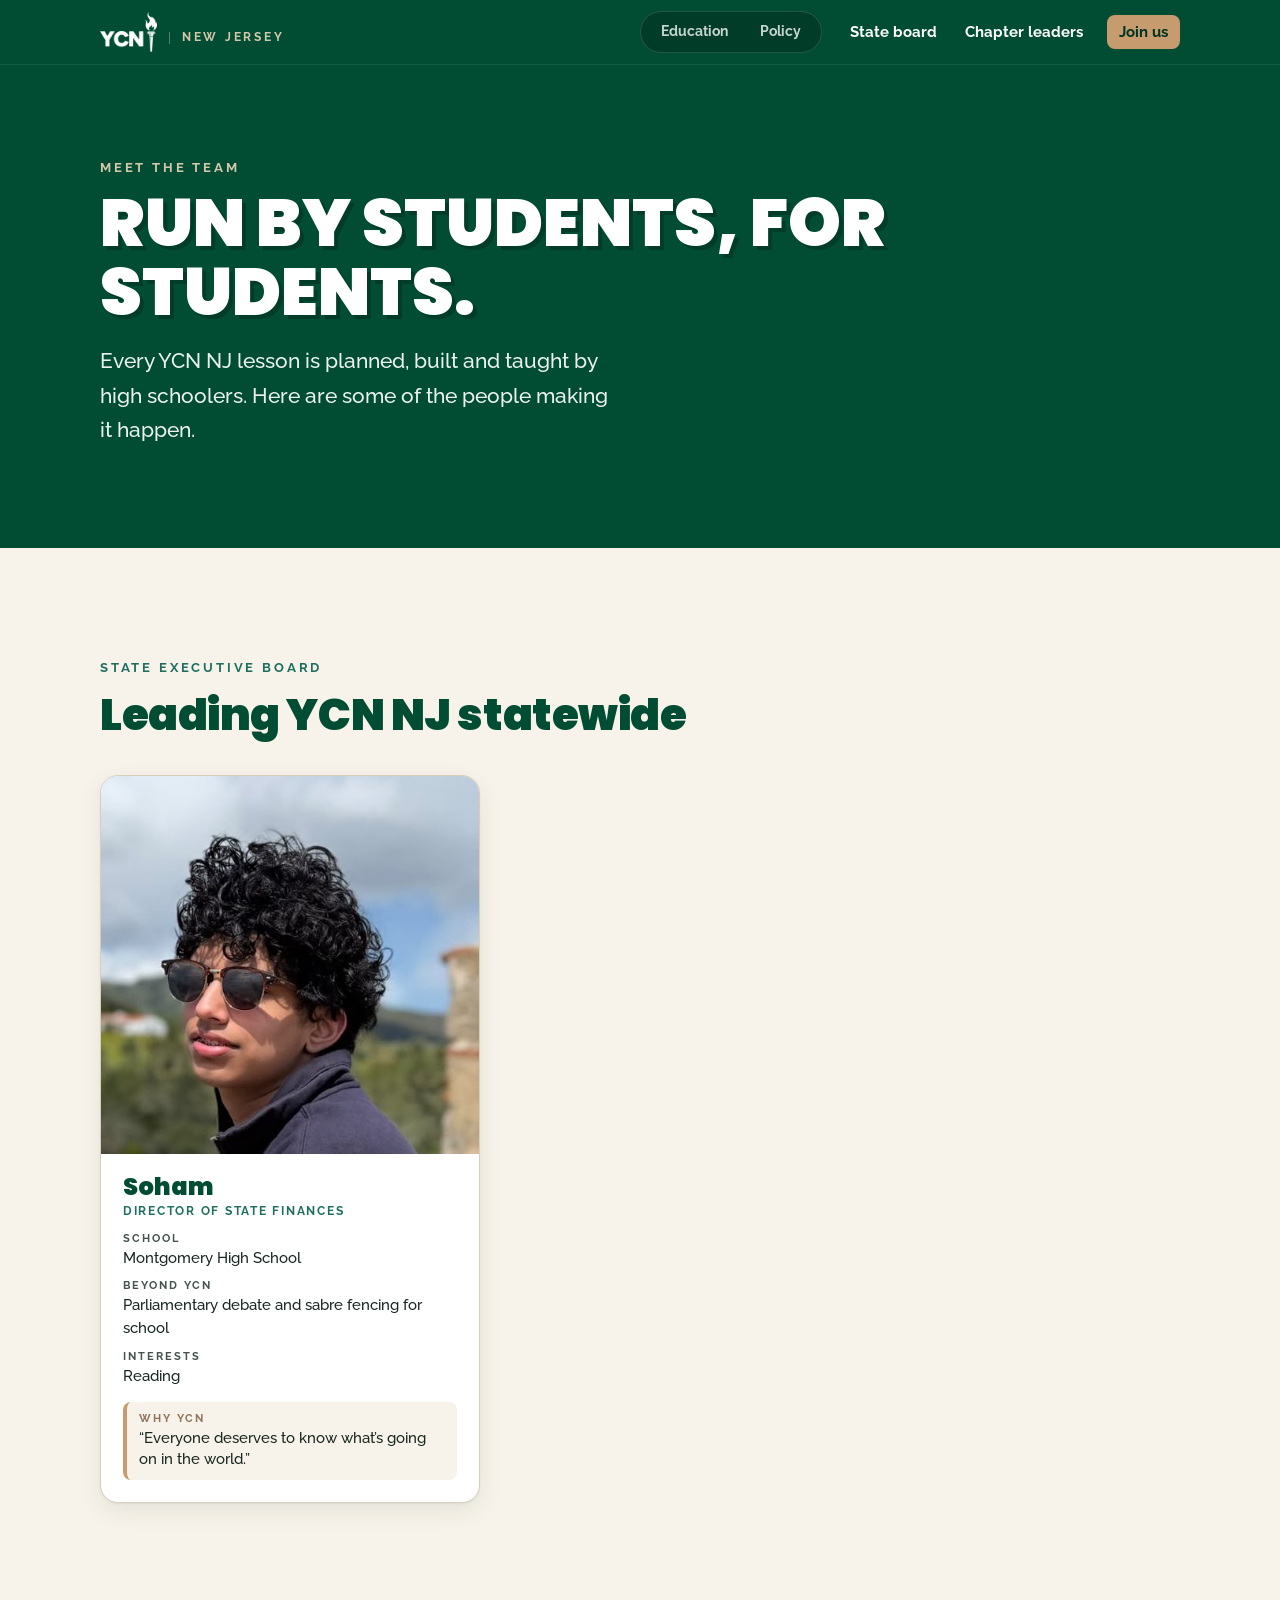
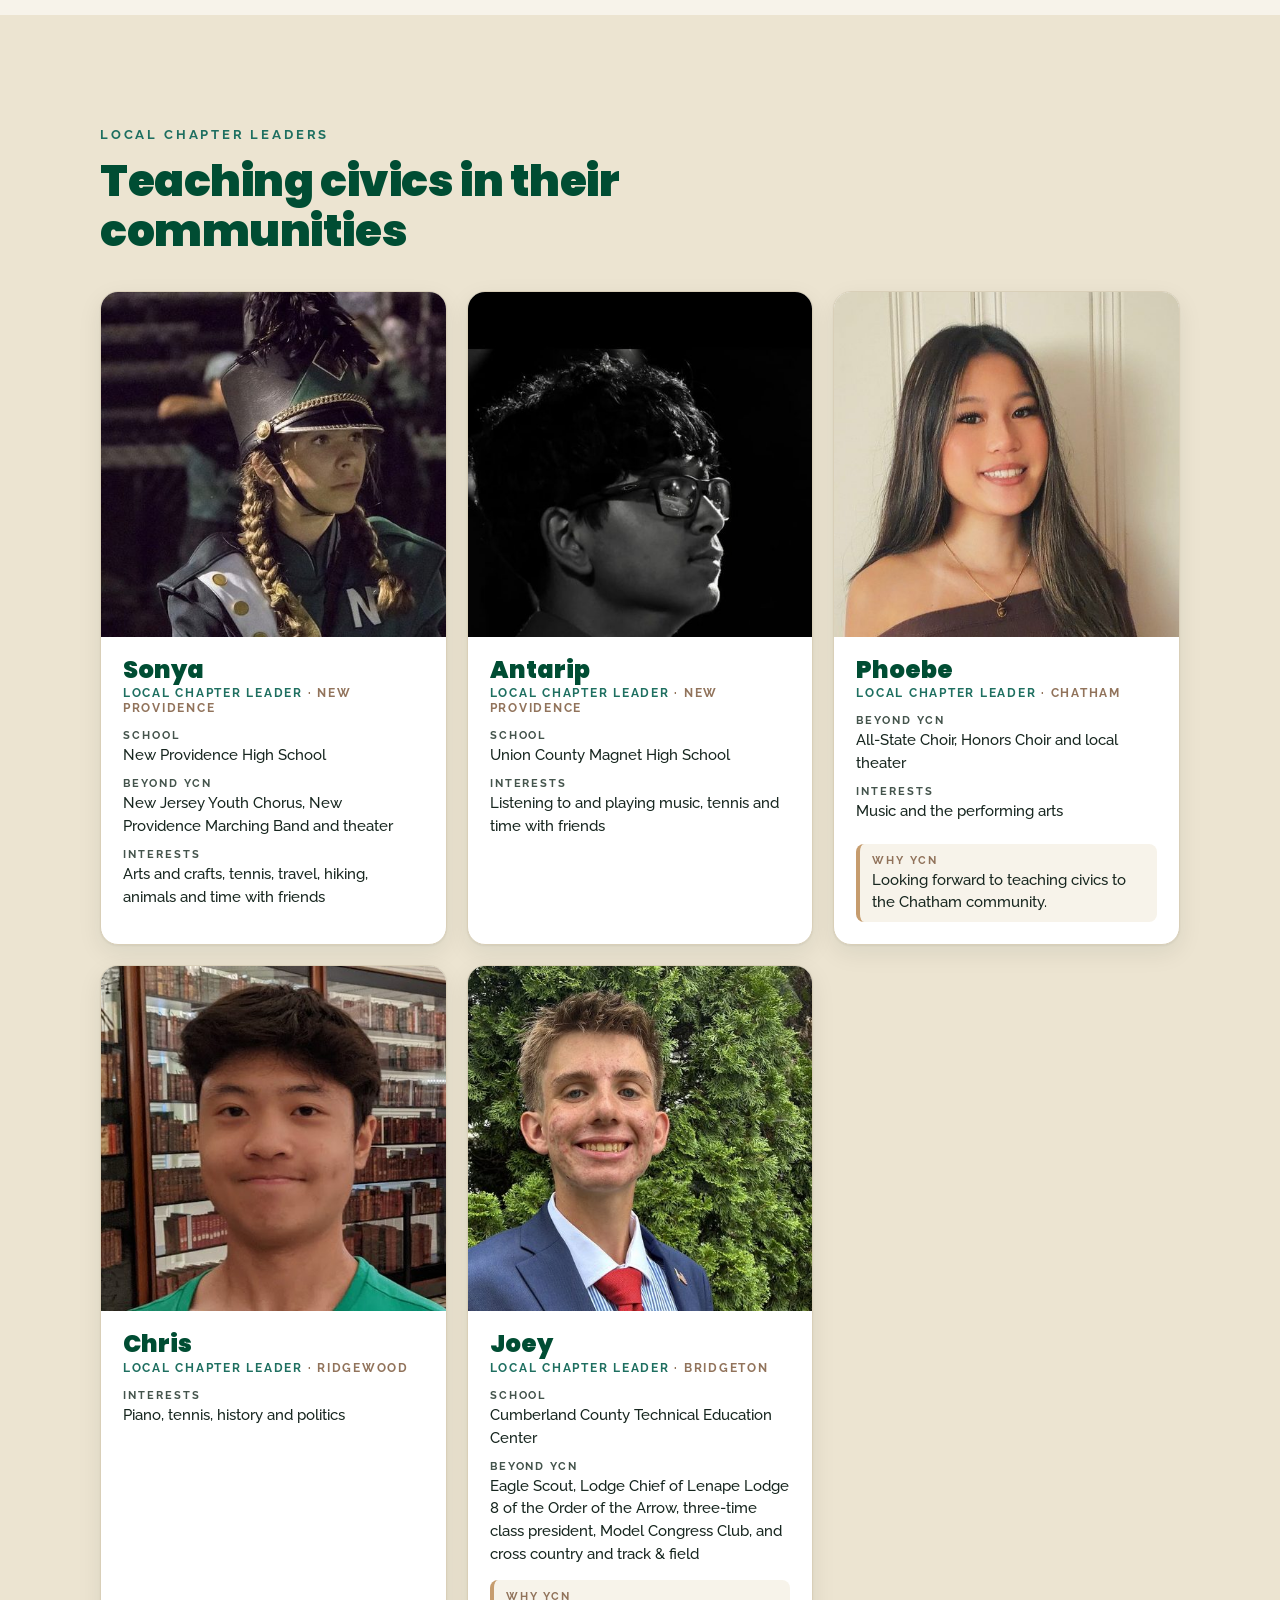
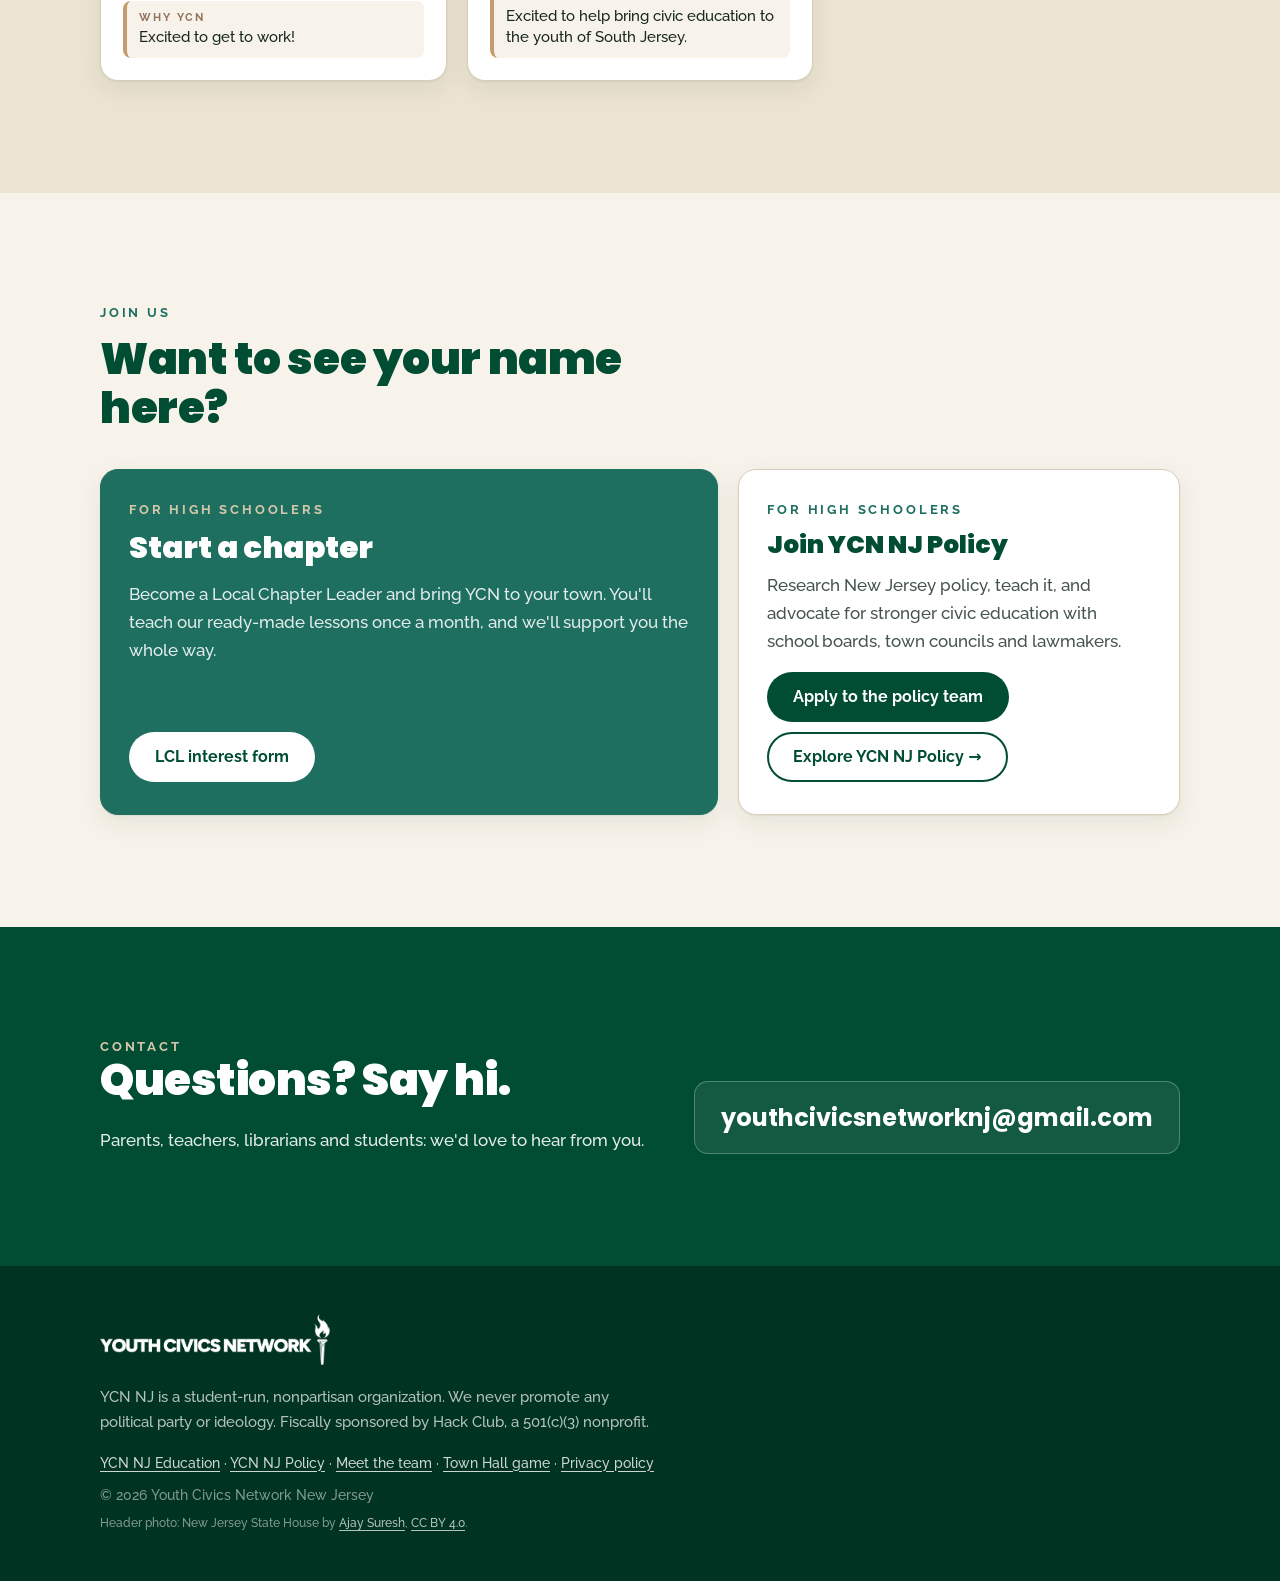
<file: team.html>
<!doctype html>
<html lang="en">
<head>
  <meta charset="utf-8">
  <meta name="viewport" content="width=device-width, initial-scale=1">
  <title>Meet the YCN NJ Team</title>
  <meta name="description" content="Meet the high schoolers who run Youth Civics Network New Jersey.">
  <meta property="og:title" content="Meet the YCN NJ Team">
  <meta property="og:description" content="The high schoolers who plan, build and teach YCN NJ.">
  <meta property="og:image" content="assets/nj-state-house.jpg">
  <link rel="icon" type="image/png" href="assets/favicon.png">
  <link rel="preconnect" href="https://fonts.googleapis.com">
  <link rel="preconnect" href="https://fonts.gstatic.com" crossorigin>
  <link href="https://fonts.googleapis.com/css2?family=League+Spartan:wght@600;700;800&family=Poppins:wght@700;900&family=Raleway:ital,wght@0,400;0,500;0,700;1,500&display=swap" rel="stylesheet">
  <link rel="preload" href="assets/logo-ycn-green.png" as="image">
  <style>
    /* Page loader: inline so it shows before anything else loads */
    .loader { position: fixed; inset: 0; z-index: 1000; display: grid; place-items: center; background: #fff;
      transition: opacity .4s ease, visibility .4s ease; }
    .loader.is-hidden { opacity: 0; visibility: hidden; pointer-events: none; }
    .loader-inner { display: grid; justify-items: center; gap: 22px; }
    .loader-logo { width: 132px; height: auto; animation: ycn-breathe 1.6s ease-in-out infinite; }
    .loader-state { margin-top: -10px; font: 700 13px/1 Raleway, system-ui, sans-serif; letter-spacing: .32em; text-transform: uppercase; color: #004d33; padding-left: .32em; }
    .loader-bar { position: relative; width: 120px; height: 3px; border-radius: 3px; background: #e9e2d1; overflow: hidden; }
    .loader-bar::after { content: ""; position: absolute; inset: 0; width: 40%; border-radius: inherit; background: #004d33;
      animation: ycn-slide 1.1s cubic-bezier(.65,0,.35,1) infinite; }
    @keyframes ycn-breathe { 0%, 100% { transform: scale(1); opacity: 1; } 50% { transform: scale(1.06); opacity: .82; } }
    @keyframes ycn-slide { 0% { transform: translateX(-100%); } 100% { transform: translateX(250%); } }
    @media (prefers-reduced-motion: reduce) { .loader-logo, .loader-bar::after { animation: none; } .loader-bar::after { width: 100%; } }
  </style>
  <noscript><style>.loader { display: none; }</style></noscript>
  <link rel="stylesheet" href="styles.css">
  <link rel="stylesheet" href="mobile.css">
</head>
<body class="page-team">

<div id="loader" class="loader" role="status" aria-live="polite">
  <div class="loader-inner">
    <img class="loader-logo" src="assets/logo-ycn-green.png" alt="" width="132" height="93">
    <span class="loader-state">New Jersey</span>
    <span class="loader-bar" aria-hidden="true"></span>
    <span class="sr-only">Loading…</span>
  </div>
</div>
<script>
  /* Back/Forward: skip the loader entirely */
  (function () {
    var nav = performance.getEntriesByType && performance.getEntriesByType("navigation")[0];
    if (nav && nav.type === "back_forward") {
      var l = document.getElementById("loader");
      l.style.transition = "none";
      l.classList.add("is-hidden");
    }
  })();
</script>

<a class="skip" href="#main">Skip to content</a>

<header class="site-header" id="top">
  <div class="wrap header-inner">
    <a class="brand" href="/" aria-label="YCN NJ Education home">
      <img src="assets/logo-ycn.png" alt="" width="57" height="40">
      <span class="brand-state">New Jersey</span>
    </a>
    <nav class="site-switch" aria-label="YCN NJ programs">
      <a href="/">Education</a>
      <a href="policy.html">Policy</a>
    </nav>
    <button class="nav-toggle" aria-expanded="false" aria-controls="site-nav">
      <span class="sr-only">Menu</span><span class="bar"></span><span class="bar"></span><span class="bar"></span>
    </button>
    <nav id="site-nav" class="site-nav" aria-label="Main">
      <a href="#board">State board</a>
      <a href="#leaders">Chapter leaders</a>
      <a class="nav-cta" href="#join">Join us</a>
    </nav>
  </div>
</header>

<main id="main">

  <!-- TEAM HERO -->
  <section class="team-hero">
    <div class="wrap">
      <p class="kicker">Meet the team</p>
      <h1>Run by students, for students.</h1>
      <p class="lede">Every YCN NJ lesson is planned, built and taught by high schoolers. Here are some of the people making it happen.</p>
    </div>
  </section>

  <!-- STATE BOARD -->
  <section id="board" class="section">
    <div class="wrap">
      <p class="kicker">State Executive Board</p>
      <h2>Leading YCN NJ statewide</h2>
      <div class="members">
        <article class="member">
          <img class="member-photo" src="assets/team/soham.jpg" alt="Photo of Soham" width="240" height="240" loading="lazy">
          <div class="member-body">
            <h3>Soham</h3>
            <p class="member-role">Director of State Finances</p>
            <dl class="member-facts"><div><dt>School</dt><dd>Montgomery High School</dd></div><div><dt>Beyond YCN</dt><dd>Parliamentary debate and sabre fencing for school</dd></div><div><dt>Interests</dt><dd>Reading</dd></div></dl>
            <p class="member-why"><span>Why YCN</span>“Everyone deserves to know what’s going on in the world.”</p>
          </div>
        </article>
      </div>
    </div>
  </section>

  <!-- CHAPTER LEADERS -->
  <section id="leaders" class="section section-khaki">
    <div class="wrap">
      <p class="kicker">Local Chapter Leaders</p>
      <h2>Teaching civics in their communities</h2>
      <div class="members">
        <article class="member">
          <img class="member-photo" src="assets/team/sonya.jpg" alt="Photo of Sonya" width="240" height="240" loading="lazy">
          <div class="member-body">
            <h3>Sonya</h3>
            <p class="member-role">Local Chapter Leader <span class="member-chapter">· New Providence</span></p>
            <dl class="member-facts"><div><dt>School</dt><dd>New Providence High School</dd></div><div><dt>Beyond YCN</dt><dd>New Jersey Youth Chorus, New Providence Marching Band and theater</dd></div><div><dt>Interests</dt><dd>Arts and crafts, tennis, travel, hiking, animals and time with friends</dd></div></dl>
          </div>
        </article>
        <article class="member">
          <img class="member-photo" src="assets/team/antarip.jpg" alt="Photo of Antarip" width="240" height="240" loading="lazy">
          <div class="member-body">
            <h3>Antarip</h3>
            <p class="member-role">Local Chapter Leader <span class="member-chapter">· New Providence</span></p>
            <dl class="member-facts"><div><dt>School</dt><dd>Union County Magnet High School</dd></div><div><dt>Interests</dt><dd>Listening to and playing music, tennis and time with friends</dd></div></dl>
          </div>
        </article>
        <article class="member">
          <img class="member-photo" src="assets/team/phoebe.jpg" alt="Photo of Phoebe" width="240" height="240" loading="lazy">
          <div class="member-body">
            <h3>Phoebe</h3>
            <p class="member-role">Local Chapter Leader <span class="member-chapter">· Chatham</span></p>
            <dl class="member-facts"><div><dt>Beyond YCN</dt><dd>All-State Choir, Honors Choir and local theater</dd></div><div><dt>Interests</dt><dd>Music and the performing arts</dd></div></dl>
            <p class="member-why"><span>Why YCN</span>Looking forward to teaching civics to the Chatham community.</p>
          </div>
        </article>
        <article class="member">
          <img class="member-photo" src="assets/team/chris.jpg" alt="Photo of Chris" width="240" height="240" loading="lazy">
          <div class="member-body">
            <h3>Chris</h3>
            <p class="member-role">Local Chapter Leader <span class="member-chapter">· Ridgewood</span></p>
            <dl class="member-facts"><div><dt>Interests</dt><dd>Piano, tennis, history and politics</dd></div></dl>
            <p class="member-why"><span>Why YCN</span>Excited to get to work!</p>
          </div>
        </article>
        <article class="member">
          <img class="member-photo" src="assets/team/joey.jpg" alt="Photo of Joey" width="240" height="240" loading="lazy">
          <div class="member-body">
            <h3>Joey</h3>
            <p class="member-role">Local Chapter Leader <span class="member-chapter">· Bridgeton</span></p>
            <dl class="member-facts"><div><dt>School</dt><dd>Cumberland County Technical Education Center</dd></div><div><dt>Beyond YCN</dt><dd>Eagle Scout, Lodge Chief of Lenape Lodge 8 of the Order of the Arrow, three-time class president, Model Congress Club, and cross country and track &amp; field</dd></div></dl>
            <p class="member-why"><span>Why YCN</span>Excited to help bring civic education to the youth of South Jersey.</p>
          </div>
        </article>
      </div>
    </div>
  </section>

  <!-- JOIN -->
  <section id="join" class="section">
    <div class="wrap">
      <p class="kicker">Join us</p>
      <h2>Want to see your name here?</h2>
      <div class="join-policy">
        <article class="path path-featured join-main">
          <p class="path-for">For high schoolers</p>
          <h3>Start a chapter</h3>
          <p>Become a Local Chapter Leader and bring YCN to your town. You'll teach our ready-made lessons once a month, and we'll support you the whole way.</p>
          <a class="btn btn-light" data-link="lcl" href="#">LCL interest form</a>
        </article>
        <article class="path join-side">
          <p class="path-for">For high schoolers</p>
          <h3>Join YCN NJ Policy</h3>
          <p>Research New Jersey policy, teach it, and advocate for stronger civic education with school boards, town councils and lawmakers.</p>
          <div class="path-actions">
            <a class="btn btn-pine" data-link="policy" href="#">Apply to the policy team</a>
            <a class="btn btn-outline-pine" href="policy.html">Explore YCN NJ Policy →</a>
          </div>
        </article>
      </div>
    </div>
  </section>

  <!-- CONTACT -->
  <section id="contact" class="section section-pine contact">
    <div class="wrap contact-inner">
      <div>
        <p class="kicker">Contact</p>
        <h2>Questions? Say hi.</h2>
        <p>Parents, teachers, librarians and students: we'd love to hear from you.</p>
      </div>
      <a class="contact-email" href="mailto:youthcivicsnetworknj@gmail.com">youthcivicsnetworknj@gmail.com</a>
    </div>
  </section>

</main>

<footer class="site-footer">
  <div class="wrap footer-inner">
    <img src="assets/logo-wordmark.png" alt="Youth Civics Network" width="230" height="51">
    <p>YCN NJ is a student-run, nonpartisan organization. We never promote any political party or ideology. Fiscally sponsored by Hack Club, a 501(c)(3) nonprofit.</p>
    <p class="footer-links"><a href="/">YCN NJ Education</a> · <a href="policy.html">YCN NJ Policy</a> · <a href="team.html">Meet the team</a> · <a href="game.html">Town Hall game</a> · <a href="privacy.html">Privacy policy</a></p>
    <p class="footer-small">© <span id="year">2026</span> Youth Civics Network New Jersey</p>
    <p class="footer-small footer-credit">Header photo: New Jersey State House by <a href="https://commons.wikimedia.org/wiki/File:New_Jersey_State_House_-_2_(55141979306).jpg">Ajay Suresh</a>, <a href="https://creativecommons.org/licenses/by/4.0/">CC BY 4.0</a>.</p>
  </div>
</footer>

<script src="site.js"></script>
</body>
</html>
</file>
<file: styles.css>
/* Youth Civics Network NJ
   Palette and type follow the YCN 2026–2027 Branding Guidelines. */
:root {
  --pine: #004d33;        /* Deep Pine Green */
  --teal: #1e6f60;        /* Deep Teal Green */
  --muted-teal: #3f9591;  /* Soft Muted Teal */
  --walnut: #91735b;      /* Muted Walnut Brown */
  --biscuit: #c69c6e;     /* Warm Biscuit */
  --khaki: #d5c8aa;       /* Soft Khaki */

  --cream: #f7f3ea;
  --khaki-soft: #ece4d1;
  --ink: #17261f;
  --ink-soft: #44544c;
  --line: #d9cfb8;
  --pine-dark: #003322;

  --f-head: "Poppins", system-ui, sans-serif;
  --f-cap: "Raleway", system-ui, sans-serif;
  --f-num: "League Spartan", "Poppins", sans-serif;
  --f-body: "Raleway", system-ui, sans-serif;

  --radius: 14px;
  --wrap: 1120px;
  --shadow: 0 1px 2px rgb(0 40 26 / .06), 0 8px 24px rgb(0 40 26 / .08);
}

*, *::before, *::after { box-sizing: border-box; }
html { scroll-behavior: smooth; scroll-padding-top: 76px; }
body {
  margin: 0;
  background: var(--cream);
  color: var(--ink);
  font: 500 1.0625rem/1.65 var(--f-body);
  -webkit-font-smoothing: antialiased;
}
img { max-width: 100%; display: block; }
[hidden] { display: none !important; }
a { color: var(--teal); text-underline-offset: 3px; }
a:hover { color: var(--pine); }
h1, h2, h3, h4 { font-family: var(--f-head); line-height: 1.12; margin: 0 0 .5em; color: var(--pine); }
h2 { font-weight: 900; font-size: clamp(1.9rem, 4vw, 2.75rem); letter-spacing: -.01em; max-width: 22ch; }
h3 { font-weight: 700; font-size: 1.25rem; }
h4 { font-weight: 700; font-size: 1.08rem; }
p { margin: 0 0 1em; }
:focus-visible { outline: 3px solid var(--biscuit); outline-offset: 3px; border-radius: 4px; }

.wrap { max-width: var(--wrap); margin: 0 auto; padding: 0 20px; }
.sr-only { position: absolute; width: 1px; height: 1px; overflow: hidden; clip: rect(0 0 0 0); white-space: nowrap; }
.skip { position: absolute; left: -999px; top: 8px; background: #fff; padding: 8px 14px; z-index: 100; }
.skip:focus { left: 8px; }

/* Caption style from the brand guide: Raleway Bold, wide tracking, caps */
.kicker, .eyebrow, .path-for {
  font: 700 .8rem/1.2 var(--f-cap);
  letter-spacing: .22em;
  text-transform: uppercase;
  color: var(--teal);
  margin-bottom: 14px;
}

/* ---------- Header ---------- */
.site-header {
  position: sticky; top: 0; z-index: 50;
  background: var(--pine);
  box-shadow: 0 1px 0 rgb(255 255 255 / .08);
}
.header-inner { display: flex; align-items: center; justify-content: space-between; height: 64px; }
.brand { display: flex; align-items: center; gap: 12px; text-decoration: none; }
.brand img { height: 40px; width: auto; }
.brand-state {
  font: 700 .72rem/1 var(--f-cap); letter-spacing: .24em; text-transform: uppercase;
  color: var(--khaki); padding-left: 12px; border-left: 1px solid rgb(255 255 255 / .3);
  margin-top: 12px; /* line up with the YCN letters, not the torch flame */
}
.site-nav { display: flex; align-items: center; gap: 4px; }
.site-nav a {
  color: #fff; text-decoration: none; font: 700 .95rem var(--f-cap);
  padding: 8px 12px; border-radius: 8px;
}
.site-nav a:hover { background: rgb(255 255 255 / .1); color: #fff; }
.site-nav .nav-cta { background: var(--biscuit); color: var(--pine-dark); margin-left: 8px; }
.site-nav .nav-cta:hover { background: var(--khaki); color: var(--pine-dark); }
.nav-toggle { display: none; background: none; border: 0; padding: 10px; cursor: pointer; }
.nav-toggle .bar { display: block; width: 24px; height: 2px; background: #fff; margin: 5px 0; border-radius: 2px; }

@media (max-width: 900px) {
  .nav-toggle { display: block; }
  .site-nav {
    display: none; position: absolute; top: 64px; left: 0; right: 0;
    flex-direction: column; align-items: stretch; gap: 0;
    background: var(--pine); padding: 8px 20px 20px;
    box-shadow: 0 12px 24px rgb(0 0 0 / .2);
  }
  .site-nav.open { display: flex; }
  .site-nav a { padding: 12px 8px; border-bottom: 1px solid rgb(255 255 255 / .08); }
  .site-nav .nav-cta { margin: 12px 0 0; text-align: center; border-bottom: 0; }
}

/* ---------- Buttons ---------- */
.btn {
  display: inline-flex; align-items: center; justify-content: center;
  font: 700 1rem/1 var(--f-cap); text-decoration: none;
  padding: 15px 24px; border-radius: 999px; border: 2px solid transparent;
  transition: transform .15s ease, background .15s ease, color .15s ease;
}
.btn:hover { transform: translateY(-1px); }
.btn-light { background: #fff; color: var(--pine); }
.btn-light:hover { background: var(--khaki); color: var(--pine-dark); }
.btn-outline { border-color: #fff; color: #fff; }
.btn-outline:hover { background: #fff; color: var(--pine); }
.btn-accent { background: var(--biscuit); color: var(--pine-dark); }
.btn-accent:hover { background: var(--khaki); color: var(--pine-dark); }
.btn-ghost { color: var(--khaki); padding-left: 8px; padding-right: 8px; text-decoration: underline; text-underline-offset: 4px; }
.btn-ghost:hover { color: #fff; }
.btn-pine { background: var(--pine); color: #fff; }
.btn-pine:hover { background: var(--teal); color: #fff; }
.btn-outline-pine { border-color: var(--pine); color: var(--pine); }
.btn-outline-pine:hover { background: var(--pine); color: #fff; }

/* ---------- Hero ---------- */
.hero {
  position: relative;
  color: #fff;
  background:
    linear-gradient(100deg, rgb(0 51 34 / .95) 0%, rgb(0 77 51 / .86) 45%, rgb(30 111 96 / .55) 100%),
    url("assets/nj-state-house.jpg") 62% 40% / cover no-repeat,
    var(--pine);
}
.hero .hero-inner { padding-top: clamp(72px, 12vw, 140px); padding-bottom: clamp(64px, 10vw, 120px); }
.hero h1 {
  color: #fff; font-weight: 900; font-size: clamp(2.6rem, 7.5vw, 5.2rem);
  letter-spacing: -.015em; text-transform: uppercase; line-height: 1.02;
  text-shadow: 4px 4px 0 rgb(0 0 0 / .22);
  margin-bottom: 24px;
}
.lede { font-size: clamp(1.1rem, 2vw, 1.3rem); max-width: 40ch; color: rgb(255 255 255 / .92); }
.hero-ctas { display: flex; flex-wrap: wrap; gap: 12px; margin: 32px 0 0; }
.hero-secondary { margin: 14px 0 0; }
.hero-secondary .btn-ghost { padding-left: 0; padding-right: 0; }

/* ---------- Sections ---------- */
.section { padding: clamp(64px, 9vw, 112px) 0; }
.section-khaki { background: var(--khaki-soft); }
.section-pine { background: var(--pine); color: rgb(255 255 255 / .9); }
.section-pine h2, .section-pine h3 { color: #fff; }
.section-pine .kicker { color: var(--khaki); }
.section-pine a:not(.btn) { color: var(--khaki); }
.section-lede { max-width: 62ch; font-size: 1.1rem; margin-bottom: 40px; }

/* Chapters */
.chapters { display: grid; grid-template-columns: repeat(3, 1fr); gap: 16px; }
.chapter { background: rgb(255 255 255 / .06); border: 1px solid rgb(255 255 255 / .14); border-radius: var(--radius); padding: 24px; display: flex; flex-direction: column; }
.chapter h3 { font-size: 1.4rem; margin-bottom: 4px; }
.chapter h3 span { font: 700 .72rem var(--f-cap); letter-spacing: .14em; text-transform: uppercase; color: var(--khaki); margin-left: 6px; vertical-align: middle; }
.leaders { margin: 0 0 14px; color: rgb(255 255 255 / .75); }
.status { font: 700 .85rem/1.4 var(--f-cap); color: var(--khaki); margin: 0 0 18px; display: flex; gap: 8px; }
.status::before { content: ""; flex: none; width: 8px; height: 8px; border-radius: 50%; background: var(--biscuit); margin-top: .4em; }
.status-go { color: #fff; }
.status-go::before { background: #7fd3b8; box-shadow: 0 0 0 4px rgb(127 211 184 / .2); }
.chapter-next { margin: -8px 0 16px; font-size: .92rem; color: rgb(255 255 255 / .7); padding-left: 16px; }
.chapter-next.has-date { color: #fff; }
.chapter-next strong { color: var(--khaki); }
.chapter-note {
  align-self: flex-start; margin: -4px 0 16px 16px; padding: 4px 10px 3px; border-radius: 999px;
  background: rgb(127 211 184 / .16); border: 1px solid rgb(127 211 184 / .45);
  color: #bdebd9; font: 700 .78rem var(--f-cap); letter-spacing: .02em;
}
.chapter-links { margin-top: auto; display: flex; flex-direction: column; align-items: flex-start; gap: 8px; }
.chapter-link { font: 700 .95rem var(--f-cap); text-decoration: none; }
.chapter-link:hover { text-decoration: underline; }
.chapter-new { background: transparent; border-style: dashed; border-color: rgb(213 200 170 / .5); }
.chapter-new .status::before { display: none; }

/* Join paths */
.paths { display: grid; grid-template-columns: repeat(3, 1fr); gap: 20px; margin-top: 40px; align-items: stretch; }
.path { background: #fff; border-radius: 18px; padding: 32px 28px; box-shadow: var(--shadow); display: flex; flex-direction: column; border: 1px solid var(--line); }
.path h3 { font-size: 1.55rem; font-weight: 900; }
.path p:not(.path-for) { color: var(--ink-soft); }
.path .btn { margin-top: auto; align-self: flex-start; }
.path-featured { background: var(--teal); border-color: var(--teal); }
.path-featured h3 { color: #fff; }
.path-featured .path-for { color: var(--khaki); }
.path-featured p:not(.path-for) { color: rgb(255 255 255 / .88); }
.new {
  font: 800 .7rem/1 var(--f-cap); letter-spacing: .12em; text-transform: uppercase;
  background: var(--biscuit); color: var(--pine-dark); padding: 5px 8px 4px; border-radius: 6px; vertical-align: middle; margin-left: 4px;
}

/* Partners */
.partners { display: grid; grid-template-columns: repeat(3, 1fr); gap: 20px; margin-top: 36px; }
.partner { padding: 4px 0 4px 20px; border-left: 4px solid var(--muted-teal); }
.partner:nth-child(2) { border-left-color: var(--biscuit); }
.partner:nth-child(3) { border-left-color: var(--pine); }
.partner p { color: var(--ink-soft); margin-bottom: 8px; }
.partner a { font: 700 .95rem var(--f-cap); text-decoration: none; }

/* Contact */
.contact-inner { display: flex; align-items: flex-end; justify-content: space-between; gap: 32px; flex-wrap: wrap; }
.contact-inner p { margin: 0; }
.contact-email {
  font: 700 clamp(1.05rem, 2.6vw, 1.5rem) var(--f-head); color: #fff !important; text-decoration: none;
  background: rgb(255 255 255 / .08); border: 1px solid rgb(255 255 255 / .25);
  padding: 18px 26px; border-radius: 14px; overflow-wrap: anywhere;
}
.contact-email:hover { background: var(--biscuit); color: var(--pine-dark) !important; border-color: var(--biscuit); }

/* Footer */
.site-footer { background: var(--pine-dark); color: rgb(255 255 255 / .7); padding: 48px 0; font-size: .95rem; }
.footer-inner img { width: 230px; height: auto; margin-bottom: 20px; }
.footer-inner p { max-width: 62ch; }
.footer-small { font-size: .85rem; color: rgb(255 255 255 / .5); margin: 0; }
.footer-credit { margin-top: 6px; font-size: .78rem; }
.footer-credit a { color: rgb(255 255 255 / .7); }

.chapter h3 .new { font-size: .65rem; letter-spacing: .12em; color: var(--pine-dark); }

/* Venues & organizations */
.venue-ways { display: grid; grid-template-columns: 1.2fr 1fr; gap: 20px; margin-top: 36px; }
.venue { background: #fff; border-radius: 18px; padding: 32px 28px; box-shadow: var(--shadow); display: flex; flex-direction: column; border-top: 6px solid var(--biscuit); }
.venue.venue-book { border-top-color: var(--muted-teal); }
.venue h3 { font-size: 1.55rem; font-weight: 900; }
.venue p:not(.path-for) { color: var(--ink-soft); max-width: 60ch; }
.venue .btn { margin-top: auto; align-self: flex-start; }

/* Lesson library */
.lessons-head { display: flex; align-items: flex-end; justify-content: space-between; gap: 24px; }
.lessons-head .section-lede { margin-bottom: 0; }
.lessons-head .btn { flex: none; }
.lessons { display: grid; grid-template-columns: repeat(4, 1fr); gap: 20px; margin-top: 40px; }
.lesson { background: #fff; border: 1px solid var(--line); border-radius: 18px; overflow: hidden; display: flex; flex-direction: column; box-shadow: var(--shadow); transition: transform .2s ease, box-shadow .2s ease; }
.lesson:hover { transform: translateY(-3px); box-shadow: 0 2px 4px rgb(0 40 26 / .08), 0 16px 36px rgb(0 40 26 / .14); }
.lesson-cover {
  position: relative; aspect-ratio: 16 / 9; display: block; text-decoration: none; overflow: hidden;
  padding: 16px 18px; color: #fff;
  background:
    radial-gradient(circle at 110% -10%, rgb(255 255 255 / .14) 0 38%, transparent 39%),
    var(--pine);
}
.lesson:nth-child(2) .lesson-cover { background-color: var(--teal); }
.lesson:nth-child(3) .lesson-cover { background-color: var(--walnut); }
.lesson:nth-child(4) .lesson-cover { background-color: var(--muted-teal); }
.lesson-module { font: 700 .66rem var(--f-cap); letter-spacing: .24em; text-transform: uppercase; color: rgb(255 255 255 / .75); }
.lesson-num { position: absolute; right: 14px; bottom: -14px; font: 800 6.5rem/1 var(--f-num); color: rgb(255 255 255 / .16); }
.lesson-cover-title { position: absolute; left: 18px; right: 64px; bottom: 16px; font: 900 1.35rem/1.05 var(--f-head); text-transform: uppercase; text-shadow: 2px 2px 0 rgb(0 0 0 / .18); }
.lesson-mark { position: absolute; top: 14px; right: 16px; height: 20px; width: auto; opacity: .9; }
.lesson-body { padding: 20px 20px 18px; display: flex; flex-direction: column; flex: 1; }
.lesson-body h3 { font-size: 1.05rem; margin-bottom: 10px; }
.lesson-points { margin: 0 0 14px; padding: 0; list-style: none; color: var(--ink-soft); font-size: .93rem; line-height: 1.5; }
.lesson-points li { position: relative; padding-left: 16px; margin-bottom: 6px; }
.lesson-points li::before { content: ""; position: absolute; left: 0; top: .6em; width: 7px; height: 7px; border-radius: 2px; background: var(--biscuit); }
.lesson-highlight { margin: 0 0 16px; font-size: .9rem; line-height: 1.45; background: var(--cream); border-radius: 10px; padding: 10px 12px; color: var(--ink); }
.lesson-highlight span { display: block; font: 700 .66rem var(--f-cap); letter-spacing: .18em; text-transform: uppercase; color: var(--walnut); margin-bottom: 2px; }
.lesson-foot { margin-top: auto; display: flex; justify-content: space-between; align-items: center; gap: 8px; padding-top: 12px; border-top: 1px solid var(--line); }
.lesson-link { font: 700 .92rem var(--f-cap); text-decoration: none; }
.lesson-link:hover { text-decoration: underline; }
.lesson-count { font: 700 .8rem var(--f-num); color: var(--ink-soft); letter-spacing: .04em; }

/* Upcoming sessions */
.cal-head { display: flex; align-items: flex-end; justify-content: space-between; gap: 24px; margin-bottom: 28px; }
.cal-head h2 { margin-bottom: 0; }
.cal-subscribe { flex: none; }
.cal-filters { display: flex; flex-wrap: wrap; gap: 8px; margin-bottom: 20px; }
.cal-chip { font: 700 .88rem var(--f-cap); padding: 9px 16px; border-radius: 999px; border: 1px solid var(--line); background: #fff; color: var(--pine); cursor: pointer; }
.cal-chip:hover { border-color: var(--pine); }
.cal-chip[aria-pressed="true"] { background: var(--pine); border-color: var(--pine); color: #fff; }
.cal-list { list-style: none; margin: 0; padding: 0; display: grid; grid-template-columns: 1fr 1fr; gap: 14px; }
.cal-list:empty { display: none; }
.cal-event { display: flex; gap: 18px; align-items: center; background: #fff; border-radius: var(--radius); padding: 16px 20px 16px 16px; box-shadow: var(--shadow); }
.cal-date { flex: none; width: 74px; text-align: center; background: var(--pine); color: #fff; border-radius: 12px; padding: 10px 0 9px; display: flex; flex-direction: column; line-height: 1; }
.cal-month { font: 700 .72rem var(--f-cap); letter-spacing: .18em; text-transform: uppercase; color: var(--khaki); }
.cal-day { font: 800 2.1rem/1 var(--f-num); margin: 6px 0 4px; padding-top: 3px; }
.cal-wday { font: 700 .72rem var(--f-cap); letter-spacing: .08em; color: rgb(255 255 255 / .7); }
.cal-info { min-width: 0; }
.cal-info h3 { font-size: 1.08rem; margin: 0 0 4px; }
.cal-chapter { display: inline-block; font: 700 .68rem var(--f-cap); letter-spacing: .16em; text-transform: uppercase; color: var(--walnut); margin-bottom: 4px; }
.cal-meta { margin: 0; color: var(--ink-soft); font-size: .93rem; line-height: 1.45; }
.cal-loc { color: var(--teal); }
.cal-details { display: inline-block; margin-top: 4px; font: 700 .88rem var(--f-cap); color: var(--teal); text-decoration: none; }
.cal-details:hover { text-decoration: underline; }
.cal-empty { background: #fff; border-radius: var(--radius); padding: 28px; box-shadow: var(--shadow); display: flex; align-items: center; justify-content: space-between; gap: 24px; flex-wrap: wrap; }
.cal-empty p { margin: 0; max-width: 60ch; color: var(--ink-soft); }
.cal-empty strong { color: var(--pine); }
.cal-empty[hidden] { display: none; }

/* ---------- Responsive ---------- */
@media (max-width: 1100px) {
  .lessons { grid-template-columns: 1fr 1fr; }
}
@media (max-width: 960px) {
  .paths, .partners, .venue-ways, .cal-list { grid-template-columns: 1fr; }
  .chapters, .lessons { grid-template-columns: 1fr 1fr; }
}
@media (max-width: 600px) {
  .wrap { padding: 0 16px; }
  .chapters, .lessons, .cal-list { grid-template-columns: 1fr; }
  .cal-head { flex-direction: column; align-items: flex-start; }
  .lessons-head { flex-direction: column; align-items: flex-start; }
  .brand-state { display: none; }
  .hero-ctas .btn { flex: 1 1 100%; }
}
@media (prefers-reduced-motion: reduce) {
  html { scroll-behavior: auto; }
  .btn { transition: none; }
}

/* Centered intro block */
.narrow { max-width: 820px; }
.center { text-align: center; }
.center h2, .center p { margin-left: auto; margin-right: auto; }
.center p { max-width: 62ch; font-size: 1.15rem; }

/* Calendar loading state */
.cal-loading { grid-column: 1 / -1; display: flex; flex-direction: column; align-items: center; gap: 12px; padding: 36px 0; color: var(--ink-soft); font: 700 .9rem var(--f-cap); letter-spacing: .04em; }
.cal-loading img { width: 54px; height: auto; animation: ycn-breathe 1.6s ease-in-out infinite; }
@media (prefers-reduced-motion: reduce) { .cal-loading img { animation: none; } }

/* Education | Policy switch */
.header-inner { gap: 16px; }
.brand { margin-right: auto; }
.site-switch { display: flex; padding: 4px; border-radius: 999px; background: rgb(0 0 0 / .22); border: 1px solid rgb(255 255 255 / .14); }
.site-switch a {
  font: 700 .85rem/1 var(--f-cap); color: rgb(255 255 255 / .78); text-decoration: none;
  padding: 9px 16px; border-radius: 999px; transition: background .2s ease, color .2s ease;
}
.site-switch a:hover { color: #fff; }
.site-switch a[aria-current="page"] { background: #fff; color: var(--pine); }
.path-actions { margin-top: auto; display: flex; flex-wrap: wrap; gap: 10px; }
.path .path-actions .btn { margin-top: 0; }
@media (max-width: 1060px) { .site-nav > a:not(.nav-cta) { padding: 8px 9px; } }
@media (max-width: 600px) {
  .header-inner { gap: 10px; }
  .site-switch a { padding: 8px 12px; font-size: .8rem; }
}

/* ---------- Policy page ---------- */
.hero-policy {
  background:
    linear-gradient(100deg, rgb(0 40 34 / .95) 0%, rgb(30 111 96 / .88) 50%, rgb(63 149 145 / .6) 100%),
    url("assets/nj-state-house.jpg") 38% 30% / 160% auto no-repeat,
    var(--teal);
}
@media (max-width: 860px) { .hero-policy { background-size: auto, cover, auto; } }
.pillars { display: grid; grid-template-columns: repeat(3, 1fr); gap: 16px; }
.pillar { background: rgb(255 255 255 / .06); border: 1px solid rgb(255 255 255 / .14); border-radius: var(--radius); padding: 28px; }
.pillar h3 { font-size: 1.5rem; font-weight: 900; }
.pillar p { margin: 0; color: rgb(255 255 255 / .8); }
.pillar-num { display: block; font: 800 1.1rem var(--f-num); color: var(--biscuit); letter-spacing: .08em; margin-bottom: 14px; }
.promises { display: grid; grid-template-columns: repeat(3, 1fr); gap: 20px; margin-top: 36px; }
.promise { padding: 4px 0 4px 20px; border-left: 4px solid var(--teal); }
.promise:nth-child(2) { border-left-color: var(--biscuit); }
.promise:nth-child(3) { border-left-color: var(--walnut); }
.promise h3 { font-size: 1.2rem; }
.promise p { color: var(--ink-soft); margin: 0; }
.join-policy { display: grid; grid-template-columns: 1.4fr 1fr; gap: 20px; margin-top: 36px; }
.join-main h3 { font-size: 1.9rem; }
@media (max-width: 960px) { .pillars, .promises, .join-policy { grid-template-columns: 1fr; } }
.pillars-4 { grid-template-columns: repeat(4, 1fr); }
@media (max-width: 1100px) { .pillars-4 { grid-template-columns: 1fr 1fr; } }
@media (max-width: 600px) { .pillars-4 { grid-template-columns: 1fr; } }
.partner-boards { display: grid; grid-template-columns: 1fr 1.3fr; gap: 20px; margin-top: 36px; }
.board { background: #fff; border-radius: 18px; padding: 30px 28px; box-shadow: var(--shadow); display: flex; flex-direction: column; border-top: 6px solid var(--teal); }
.board h3 { font-size: 1.5rem; font-weight: 900; }
.board p:not(.status):not(.board-label) { color: var(--ink-soft); }
.board .status { color: var(--teal); }
.board .status-go::before { background: #2fae84; box-shadow: 0 0 0 4px rgb(47 174 132 / .18); }
.board-next { background: transparent; box-shadow: none; border: 2px dashed var(--biscuit); }
.board-label { font: 700 .8rem var(--f-cap); letter-spacing: .18em; text-transform: uppercase; color: var(--walnut); margin-bottom: 10px; }
.board .btn { margin-top: auto; align-self: flex-start; }
@media (max-width: 960px) { .partner-boards { grid-template-columns: 1fr; } }

/* ---------- Team page ---------- */
.team-hero { background: var(--pine); color: #fff; padding: clamp(56px, 8vw, 96px) 0 clamp(48px, 7vw, 80px); }
.team-hero .kicker { color: var(--khaki); }
.team-hero h1 { color: #fff; font-weight: 900; font-size: clamp(2.3rem, 6vw, 4.2rem); text-transform: uppercase; line-height: 1.02; text-shadow: 4px 4px 0 rgb(0 0 0 / .22); margin-bottom: 18px; }
.members { display: grid; grid-template-columns: repeat(3, 1fr); gap: 20px; margin-top: 36px; }
.member { background: #fff; border-radius: 18px; overflow: hidden; box-shadow: var(--shadow); display: flex; flex-direction: column; border: 1px solid var(--line); }
.member-photo { width: 100%; height: auto; aspect-ratio: 1 / 1; object-fit: cover; background: var(--khaki-soft); }
.member-body { padding: 20px 22px 22px; display: flex; flex-direction: column; flex: 1; }
.member-body h3 { font-size: 1.5rem; font-weight: 900; margin-bottom: 2px; }
.member-role { font: 700 .78rem var(--f-cap); letter-spacing: .14em; text-transform: uppercase; color: var(--teal); margin-bottom: 14px; }
.member-chapter { color: var(--walnut); }
.member-facts { margin: 0 0 14px; display: grid; gap: 10px; }
.member-facts div { display: grid; gap: 2px; }
.member-facts dt { font: 700 .68rem var(--f-cap); letter-spacing: .18em; text-transform: uppercase; color: var(--ink-soft); }
.member-facts dd { margin: 0; font-size: .95rem; line-height: 1.5; }
.member-why { margin: auto 0 0; background: var(--cream); border-left: 4px solid var(--biscuit); border-radius: 8px; padding: 10px 12px; font-size: .93rem; line-height: 1.45; }
.member-why span { display: block; font: 700 .68rem var(--f-cap); letter-spacing: .18em; text-transform: uppercase; color: var(--walnut); margin-bottom: 2px; }
#board .members { grid-template-columns: minmax(0, 380px); }
.footer-links { font-size: .9rem; margin: 0 0 10px; }
.footer-links a { color: rgb(255 255 255 / .8); }
@media (max-width: 960px) { .members { grid-template-columns: 1fr 1fr; } }
@media (max-width: 600px) { .members, #board .members { grid-template-columns: 1fr; } }

/* ---------- Privacy page ---------- */
.policy-date { margin: 18px 0 0; font: 700 .8rem var(--f-cap); letter-spacing: .16em; text-transform: uppercase; color: var(--khaki); }
.policy { max-width: 820px; }
.policy-summary { background: var(--khaki-soft); border-left: 6px solid var(--biscuit); border-radius: var(--radius); padding: 24px 28px; margin-bottom: 48px; }
.policy-summary h2 { font-size: 1.4rem; max-width: none; }
.policy-summary ul { margin: 0; padding-left: 20px; }
.policy-summary li { margin-bottom: 8px; }
.prose h2 { font-size: 1.55rem; font-weight: 900; max-width: none; margin: 40px 0 12px; scroll-margin-top: 80px; }
.prose h2:first-child { margin-top: 0; }
.prose h3 { font-size: 1.2rem; }
.prose p, .prose li { color: var(--ink-soft); }
.prose strong { color: var(--ink); }
.prose ul { padding-left: 22px; margin: 0 0 1em; }
.prose li { margin-bottom: 6px; }
.google-notice { background: #fff; border: 1px solid var(--line); border-top: 6px solid var(--teal); border-radius: var(--radius); padding: 24px 26px 10px; margin: 8px 0 20px; box-shadow: var(--shadow); }
.footer-links a[href="privacy.html"] { white-space: nowrap; }

/* ---------- Town Hall game promo (Education page) ---------- */
.game-promo { display: grid; grid-template-columns: 1.3fr 1fr; gap: 28px; align-items: center; background: var(--pine); color: #fff; border-radius: 22px; padding: clamp(26px, 4vw, 44px); margin-top: 56px; position: relative; overflow: hidden; }
.game-promo::after { content: ""; position: absolute; right: -60px; top: -60px; width: 260px; height: 260px; border-radius: 50%; background: rgb(255 255 255 / .06); }
.game-promo h2 { color: #fff; margin-bottom: 10px; }
.game-promo .kicker { color: var(--khaki); }
.game-promo p { color: rgb(255 255 255 / .85); margin: 0; max-width: 52ch; }
.game-promo-steps { list-style: none; margin: 0; padding: 0; display: grid; gap: 10px; position: relative; z-index: 1; }
.game-promo-steps li { background: rgb(255 255 255 / .08); border: 1px solid rgb(255 255 255 / .14); border-radius: 12px; padding: 12px 14px; font: 700 .95rem var(--f-cap); }
.game-promo-steps span { color: var(--biscuit); margin-right: 8px; font-family: var(--f-num); }
.game-promo .btn { margin-top: 20px; }
@media (max-width: 860px) { .game-promo { grid-template-columns: 1fr; } }
.chapter-new .chapter-link { margin-top: auto; }
</file>
<file: game/game.css>
/* Town Hall game. Uses the site's colors and fonts from styles.css. */
.game-hero h1 { margin-bottom: 14px; }
.game-section { padding-top: 40px; background: var(--khaki-soft); }
.game { max-width: 880px; margin: 0 auto; }
.game-note { max-width: 880px; margin: 18px auto 0; font-size: .85rem; color: var(--ink-soft); text-align: center; }

.g-card { background: #fff; border-radius: 20px; box-shadow: var(--shadow); padding: clamp(22px, 4vw, 36px); border: 1px solid var(--line); }
.g-card h2 { font-size: clamp(1.5rem, 3.6vw, 2.1rem); font-weight: 900; max-width: none; outline: none; }
.g-card h3 { outline: none; }
.g-lede { font-size: 1.1rem; color: var(--ink-soft); max-width: 62ch; }
.g-sub { font-size: 1.15rem; margin: 28px 0 14px; }
.g-muted { color: var(--ink-soft); margin: 0; }
.g-good { color: var(--teal) !important; }
.g-bad { color: var(--walnut) !important; }

/* How to play */
.g-how { padding-left: 22px; margin: 18px 0 0; color: var(--ink-soft); }
.g-how li { margin-bottom: 8px; }
.g-how strong { color: var(--ink); }
.g-council-intro { display: grid; grid-template-columns: 1fr 1fr; gap: 14px; }
.g-member-intro { display: flex; gap: 14px; align-items: flex-start; background: var(--cream); border-radius: 14px; padding: 16px; }
.g-member-intro p { margin: 4px 0 0; font-size: .93rem; color: var(--ink-soft); line-height: 1.5; }
.g-member-intro strong { display: block; font-family: var(--f-head); color: var(--pine); font-size: 1.1rem; }
.g-motto { display: block; font: 700 .7rem var(--f-cap); letter-spacing: .14em; text-transform: uppercase; color: var(--walnut); }
.g-start { margin-top: 26px; font-size: 1.05rem; padding: 17px 28px; }

.g-avatar { flex: none; width: 48px; height: 48px; border-radius: 50%; display: grid; place-items: center; color: #fff; font: 800 1.35rem/1 var(--f-num); padding-top: 3px; }
.g-avatar-you { background: var(--pine); font-size: .85rem; letter-spacing: .04em; }

/* Status bar */
.g-status { background: var(--pine); color: #fff; border-radius: 18px; padding: 16px 20px; margin-bottom: 16px; position: sticky; top: 72px; z-index: 5; box-shadow: var(--shadow); }
.g-status-top { display: flex; justify-content: space-between; align-items: baseline; gap: 12px; margin-bottom: 12px; flex-wrap: wrap; }
.g-round { font: 700 .78rem var(--f-cap); letter-spacing: .18em; text-transform: uppercase; color: var(--khaki); }
.g-budget { font: 800 1.35rem/1 var(--f-num); padding-top: 2px; }
.g-budget .g-label { font: 700 .72rem var(--f-cap); letter-spacing: .14em; text-transform: uppercase; color: var(--khaki); margin-right: 6px; vertical-align: 3px; }
.g-budget.is-low { color: #ffcf8a; }
.g-meters { display: grid; grid-template-columns: repeat(4, 1fr); gap: 10px 18px; }
.g-meter { display: grid; grid-template-columns: 1fr auto; align-items: center; gap: 4px 8px; }
.g-meter-name { font: 700 .82rem var(--f-cap); grid-column: 1 / -1; }
.g-bar { height: 8px; border-radius: 8px; background: rgb(255 255 255 / .18); overflow: hidden; }
.g-bar-fill { display: block; height: 100%; border-radius: inherit; background: var(--khaki); transition: width .5s ease; }
.g-bar-fill.is-high { background: #7fd3b8; }
.g-bar-fill.is-low { background: #e9a46b; }
.g-meter-val { font: 700 .85rem var(--f-num); min-width: 2ch; text-align: right; }
.g-meters-final { background: var(--pine); color: #fff; border-radius: 16px; padding: 16px 20px; margin-top: 8px; }

/* Resident request */
.g-request { background: var(--cream); border-left: 5px solid var(--biscuit); border-radius: 12px; padding: 14px 18px; margin: 14px 0 6px; }
.g-request-from { margin: 0 0 4px; font: 700 .82rem var(--f-cap); color: var(--walnut); }
.g-request-story { margin: 0; font-size: 1.05rem; color: var(--ink); }

/* Steps */
.g-step { font-size: 1.25rem; margin: 22px 0 14px; display: flex; flex-wrap: wrap; align-items: baseline; gap: 6px 12px; }
.g-step span { font: 700 .72rem var(--f-cap); letter-spacing: .18em; text-transform: uppercase; background: var(--pine); color: #fff; padding: 5px 9px 4px; border-radius: 6px; }

/* Whose job buttons */
.g-levels { display: grid; grid-template-columns: repeat(auto-fit, minmax(150px, 1fr)); gap: 10px; }
.g-level, .g-option, .g-amend {
  font: inherit; text-align: left; cursor: pointer; border: 2px solid var(--line); background: #fff; border-radius: 14px;
  padding: 14px 16px; display: flex; flex-direction: column; gap: 4px; color: var(--ink);
  transition: border-color .15s ease, transform .15s ease, box-shadow .15s ease;
}
.g-level:hover, .g-option:not(:disabled):hover, .g-amend:not(:disabled):hover { border-color: var(--teal); transform: translateY(-2px); box-shadow: var(--shadow); }
.g-level strong { font-family: var(--f-head); color: var(--pine); font-size: 1.02rem; }
.g-level span, .g-amend span { font-size: .85rem; color: var(--ink-soft); line-height: 1.4; }
.g-explain { font-size: 1.08rem; color: var(--ink-soft); max-width: 62ch; }
.g-result-box { background: var(--cream); border-radius: 12px; padding: 14px 18px; margin: 14px 0; }
.g-result-box p { margin: 0 0 6px; }
.g-result-box p:last-child { margin: 0; }

/* Plan options */
.g-options { display: grid; grid-template-columns: repeat(3, 1fr); gap: 12px; margin-top: 16px; }
.g-option { gap: 8px; }
.g-option:disabled { opacity: .55; cursor: not-allowed; }
.g-option-title, .g-plan-title { font-family: var(--f-head); font-weight: 700; color: var(--pine); font-size: 1.05rem; line-height: 1.25; }
.g-option-cost { font: 800 1rem var(--f-num); color: var(--walnut); margin: 0; }
.g-option-cost.is-earn { color: var(--teal); }
.g-chips { display: flex; flex-wrap: wrap; gap: 6px; }
.g-chip { font: 700 .75rem var(--f-cap); padding: 4px 9px; border-radius: 999px; }
.g-chip.is-up { background: #e2f3ec; color: #0d5a3f; }
.g-chip.is-down { background: #f8e6da; color: #8a3f12; }

/* Plan + amendments */
.g-plan { background: var(--cream); border-radius: 14px; padding: 16px 18px; display: grid; gap: 8px; justify-items: start; margin-bottom: 20px; }
.g-plan p { margin: 0; }
.g-plan-label { font: 700 .72rem var(--f-cap); letter-spacing: .18em; text-transform: uppercase; color: var(--ink-soft); margin: 18px 0 10px; }
.g-plan .g-plan-label { margin: 0; }
.g-link { font: 700 .9rem var(--f-cap); background: none; border: 0; padding: 4px 0; color: var(--teal); cursor: pointer; text-decoration: underline; text-underline-offset: 3px; }
.g-amends { display: grid; grid-template-columns: repeat(3, 1fr); gap: 10px; }
.g-amend strong { color: var(--pine); font-size: .95rem; }
.g-amend[aria-pressed="true"] { border-color: var(--pine); background: #eef6f2; box-shadow: inset 0 0 0 1px var(--pine); }
.g-amend:disabled { opacity: .55; cursor: not-allowed; }

/* Council */
.g-council-head { display: flex; justify-content: space-between; align-items: baseline; margin-top: 8px; }
.g-talks { font: 700 .85rem var(--f-cap); color: var(--teal); margin: 0; }
.g-council { display: grid; grid-template-columns: repeat(4, 1fr); gap: 10px; }
.g-you { display: flex; align-items: center; gap: 12px; background: var(--cream); border-radius: 12px; padding: 10px 14px; margin: 0 0 10px; color: var(--ink-soft); }
.g-you .g-avatar { width: 40px; height: 40px; }
.g-you strong { color: var(--pine); font-family: var(--f-head); }
@media (max-width: 900px) { .g-council { grid-template-columns: 1fr 1fr; } }
@media (max-width: 480px) { .g-council { grid-template-columns: 1fr; } }
.g-seat { display: flex; gap: 12px; align-items: flex-start; border: 1px solid var(--line); border-radius: 14px; padding: 14px; background: #fff; }
.g-seat.is-you { background: var(--cream); align-items: center; }
.g-seat-body { display: flex; flex-direction: column; gap: 4px; min-width: 0; }
.g-seat strong { font-family: var(--f-head); color: var(--pine); }
.g-lean { font: 700 .78rem var(--f-cap); padding: 3px 8px; border-radius: 6px; align-self: flex-start; }
.g-lean.is-yes { background: #e2f3ec; color: #0d5a3f; }
.g-lean.is-no { background: #f8e6da; color: #8a3f12; }
.g-lean.is-maybe { background: #fbf1d9; color: #6b5310; }
.g-reasons { list-style: none; margin: 4px 0 0; padding: 0; font-size: .85rem; line-height: 1.4; display: grid; gap: 4px; }
.g-reasons li { padding-left: 14px; position: relative; color: var(--ink-soft); }
.g-reasons li::before { content: ""; position: absolute; left: 0; top: .5em; width: 7px; height: 7px; border-radius: 50%; }
.g-reasons li.is-up::before { background: #2fae84; }
.g-reasons li.is-down::before { background: #d8804a; }
.g-meet { margin-top: 6px; font: 700 .85rem var(--f-cap); padding: 8px 12px; border-radius: 999px; border: 1px solid var(--pine); background: #fff; color: var(--pine); cursor: pointer; align-self: flex-start; }
.g-meet:hover:not(:disabled) { background: var(--pine); color: #fff; }
.g-meet:disabled { opacity: .5; cursor: not-allowed; border-color: var(--line); }
.g-tally { font: 700 1rem var(--f-cap); color: var(--pine); background: #eef6f2; border-radius: 10px; padding: 12px 16px; margin: 16px 0 0; }

/* Vote results */
.g-roll { list-style: none; padding: 0; margin: 0; display: grid; gap: 6px; }
.g-roll li { padding: 10px 14px; border-radius: 10px; font-size: .97rem; animation: g-in .35s ease both; animation-delay: calc(var(--i) * .25s); }
.g-roll li.is-yes { background: #e2f3ec; }
.g-roll li.is-no { background: #f8e6da; }
.g-roll-why { color: var(--ink-soft); font-size: .9rem; }
@keyframes g-in { from { opacity: 0; transform: translateY(6px); } to { opacity: 1; transform: none; } }
.g-deltas { list-style: none; padding: 0; margin: 0; display: flex; flex-wrap: wrap; gap: 8px; }
.g-deltas li, .g-delta { font: 700 .88rem var(--f-cap); padding: 6px 12px; border-radius: 999px; }
.g-deltas li.is-up, .g-delta.is-up { background: #e2f3ec; color: #0d5a3f; }
.g-deltas li.is-down { background: #f8e6da; color: #8a3f12; }
.g-delta { display: inline-block; margin: 0; }
.g-actions { display: flex; flex-wrap: wrap; align-items: center; gap: 12px 18px; margin-top: 24px; }

/* Report card */
.g-stats { display: grid; grid-template-columns: repeat(4, 1fr); gap: 10px; margin: 20px 0 12px; }
.g-stats div { background: var(--cream); border-radius: 14px; padding: 14px; display: flex; flex-direction: column-reverse; gap: 4px; }
.g-stats dt { font: 700 .72rem var(--f-cap); letter-spacing: .12em; text-transform: uppercase; color: var(--ink-soft); }
.g-stats dd { margin: 0; font: 800 1.6rem/1 var(--f-num); color: var(--pine); padding-top: 3px; }
.g-terms { display: grid; grid-template-columns: 1fr 1fr; gap: 10px; margin: 0; }
.g-terms div { border-left: 4px solid var(--biscuit); padding: 2px 0 2px 12px; }
.g-terms dt { font-family: var(--f-head); font-weight: 700; color: var(--pine); }
.g-terms dd { margin: 0; color: var(--ink-soft); font-size: .93rem; }

/* "Do civics for real" nudge on the report card */
.g-next { margin-top: 30px; background: var(--pine); color: #fff; border-radius: 18px; padding: clamp(22px, 4vw, 32px); }
.g-next .kicker { color: var(--khaki); margin-bottom: 8px; }
.g-next h3 { color: #fff; font-size: clamp(1.4rem, 3.2vw, 1.9rem); font-weight: 900; margin: 0 0 8px; outline: none; }
.g-next-lede { color: rgb(255 255 255 / .85); margin: 0 0 20px; max-width: 58ch; }
.g-next-paths { display: grid; grid-template-columns: 1fr 1fr; gap: 14px; }
.g-next-path { background: rgb(255 255 255 / .07); border: 1px solid rgb(255 255 255 / .16); border-radius: 14px; padding: 20px; display: flex; flex-direction: column; }
.g-next-path h4 { color: #fff; font-size: 1.25rem; font-weight: 900; margin: 0 0 6px; }
.g-next-path p { color: rgb(255 255 255 / .82); margin: 0 0 16px; font-size: .97rem; }
.g-next-for { font: 700 .75rem var(--f-cap) !important; letter-spacing: .16em; text-transform: uppercase; color: var(--biscuit) !important; margin: 0 0 6px !important; }
.g-next-path > .btn, .g-next-actions { margin-top: auto; }
.g-next-path > .btn { align-self: flex-start; }
.g-next-actions { display: flex; flex-wrap: wrap; gap: 10px; }
.g-next-actions .btn, .g-next-path > .btn { padding: 12px 18px; font-size: .92rem; }
.g-next-teachers { margin: 18px 0 0; color: rgb(255 255 255 / .8); font-size: .95rem; }
.g-next-teachers a { color: var(--khaki); font-weight: 700; }

@media (max-width: 760px) {
  .g-options, .g-amends, .g-council-intro, .g-terms, .g-next-paths { grid-template-columns: 1fr; }
  .g-meters, .g-stats { grid-template-columns: 1fr 1fr; }
  .g-status { top: 64px; padding: 12px 14px; }
  .g-meter-name { font-size: .75rem; }
}
@media (prefers-reduced-motion: reduce) {
  .g-roll li { animation: none; }
  .g-bar-fill, .g-level, .g-option, .g-amend { transition: none; }
}
.g-actions-tight { margin-top: 14px; }
</file>
<file: mobile.css>
/* ==================================================================
   Phone layout for the YCN NJ site.
   Loaded after the other stylesheets on every page. Everything here
   only applies to small screens; desktop and tablet are unchanged.
   ================================================================== */

/* Helpers used in the HTML: shorter wording on phones, and
   "tap to expand" sections. */
.m-show { display: none; }
.swipe-hint { display: none; }
details.m-collapse > summary { list-style: none; }
details.m-collapse > summary::-webkit-details-marker { display: none; }
@media (min-width: 601px) {
  details.m-collapse > summary { cursor: default; }
  /* Privacy headings sit inside <summary> now; keep their usual spacing on larger screens. */
  .prose > details.m-collapse:not(:first-child) > summary > h2 { margin-top: 40px; }
  .lesson-more > summary { display: none; }       /* desktop shows lesson bullets as before */
  .lesson-more { margin-bottom: 6px; }             /* keeps the cards exactly as tall as before */
}

@media (max-width: 600px) {
  .m-hide { display: none; }
  .m-show { display: inline; }

  /* ---------- 1. Overall sizing ---------- */
  html { scroll-padding-top: 64px; }
  body { font-size: 1rem; line-height: 1.55; }
  h2 { font-size: 1.6rem; }
  h3 { font-size: 1.15rem; }
  .section { padding: 44px 0; }
  .section-lede { font-size: 1rem; margin-bottom: 24px; }
  .kicker, .eyebrow, .path-for { font-size: .72rem; letter-spacing: .18em; margin-bottom: 10px; }
  .center p { font-size: 1rem; }

  /* ---------- 7. Slimmer header ---------- */
  .header-inner { height: 56px; }
  .brand img { height: 34px; }
  .site-switch a { padding: 7px 11px; font-size: .78rem; }
  .site-nav { top: 56px !important; }

  /* ---------- Hero ---------- */
  .hero .hero-inner { padding-top: 40px; padding-bottom: 44px; }
  .hero h1 { font-size: 2.2rem; margin-bottom: 16px; text-shadow: 3px 3px 0 rgb(0 0 0 / .22); }
  .lede { font-size: 1.02rem; }

  /* ---------- 5. Buttons: smaller; hero shows one full-width + two side by side ---------- */
  .btn { padding: 12px 18px; font-size: .95rem; }
  .hero-ctas { margin-top: 22px; gap: 10px; }
  .hero-ctas .btn { flex: 1 1 calc(50% - 5px); padding-left: 10px; padding-right: 10px; }
  .hero-ctas .btn:first-child { flex-basis: 100%; }
  .hero-secondary { margin-top: 10px; }

  /* Shared hero used by Team, Game and Privacy pages */
  .team-hero { padding: 36px 0 32px; }
  .team-hero h1 { font-size: 2rem; margin-bottom: 12px; }

  /* ---------- 2. Chapters: compact cards (name, venue, next class, links in a row) ---------- */
  .chapters { gap: 8px; }
  .chapter { padding: 14px 16px; }
  .chapter h3 { font-size: 1.08rem; margin: 0; }
  .chapter h3 span { font-size: .62rem; margin-left: 4px; }
  .chapter .status { font-size: .78rem; margin: 4px 0 0; }
  .chapter-next { font-size: .85rem; margin: 6px 0 0; }
  .chapter-note { margin: 8px 0 0; font-size: .72rem; }
  .chapter .leaders { display: none; }
  .chapter-links { flex-direction: row; flex-wrap: wrap; gap: 6px 16px; margin-top: 10px; }
  .chapter-link { font-size: .85rem; }
  .chapter-new .chapter-link { margin-top: 10px; }

  /* ---------- Calendar ---------- */
  .cal-head { margin-bottom: 18px; gap: 14px; }
  .cal-empty { padding: 20px; gap: 16px; }
  .cal-event { padding: 12px 14px 12px 12px; gap: 14px; }
  .cal-date { width: 62px; padding: 8px 0 7px; }
  .cal-day { font-size: 1.75rem; }

  /* ---------- Get involved & venues ---------- */
  .paths, .venue-ways { margin-top: 24px; gap: 12px; }
  .path, .venue { padding: 22px 20px; border-radius: 16px; }
  .path h3, .venue h3 { font-size: 1.3rem; }
  .path p:not(.path-for), .venue p:not(.path-for) { font-size: .97rem; }
  .path-actions { gap: 8px; }

  /* ---------- 2 + 3. Lessons: swipe sideways; bullets behind "What's inside" ---------- */
  .lessons-head .section-lede { margin-bottom: 0; }
  .swipe-hint { display: block; margin: 18px 0 0; font: 700 .8rem var(--f-cap); color: var(--teal); }
  .lessons {
    grid-template-columns: none; grid-auto-flow: column; grid-auto-columns: 84%;
    gap: 12px; overflow-x: auto; scroll-snap-type: x mandatory; overscroll-behavior-x: contain;
    margin: 10px -16px 0; padding: 4px 16px 18px; scroll-padding: 0 16px;
  }
  .lesson { scroll-snap-align: start; }
  .lesson:hover { transform: none; }
  .lesson-cover-title { font-size: 1.2rem; }
  .lesson-body { padding: 16px; }
  .lesson-body h3 { font-size: 1rem; }
  .lesson-highlight { margin-bottom: 12px; }
  .lesson-more { margin: 0 0 10px; }
  .lesson-more > summary {
    cursor: pointer; font: 700 .85rem var(--f-cap); color: var(--teal);
    padding: 6px 0; display: flex; align-items: center; gap: 6px;
  }
  .lesson-more > summary::after { content: "▾"; transition: transform .2s ease; }
  .lesson-more[open] > summary::after { transform: rotate(180deg); }
  .lesson-more .lesson-points { margin: 6px 0 4px; }

  /* Game promo on the Education page */
  .game-promo { margin-top: 40px; padding: 22px 20px; border-radius: 18px; gap: 0; }
  .game-promo h2 { font-size: 1.45rem; }
  .game-promo-steps { display: none; }
  .game-promo .btn { margin-top: 16px; }

  /* ---------- Partners, contact, footer ---------- */
  .partners { margin-top: 24px; gap: 16px; }
  .partner p { font-size: .95rem; }
  .contact-inner { gap: 18px; }
  .contact-email { font-size: 1rem; padding: 14px 18px; }
  .site-footer { padding: 36px 0; font-size: .9rem; }
  .footer-inner img { width: 190px; margin-bottom: 14px; }

  /* ---------- Policy page ---------- */
  .pillars { gap: 8px; }
  .pillar { padding: 14px 16px; }
  .pillar-num { display: none; }
  .pillar-more > summary { cursor: pointer; display: flex; justify-content: space-between; align-items: center; }
  .pillar-more > summary h3 { margin: 0; font-size: 1.15rem; }
  .pillar-more > summary::after { content: "▾"; color: var(--khaki); transition: transform .2s ease; }
  .pillar-more[open] > summary::after { transform: rotate(180deg); }
  .pillar-more p { margin-top: 8px; font-size: .95rem; }
  .partner-boards, .promises, .join-policy { margin-top: 24px; gap: 14px; }
  .board { padding: 22px 20px; }
  .board h3, .join-main h3 { font-size: 1.3rem; }

  /* ---------- 4. Team: small photo beside the name ---------- */
  .members { margin-top: 24px; gap: 12px; }
  .member {
    display: grid; grid-template-columns: 84px 1fr; column-gap: 14px;
    align-items: center; padding: 16px;
  }
  .member-photo { width: 84px; height: 84px; border-radius: 50%; grid-row: 1 / span 2; grid-column: 1; }
  .member-body { display: contents; }
  .member-body h3 { grid-column: 2; grid-row: 1; align-self: end; margin: 0; font-size: 1.3rem; }
  .member-role { grid-column: 2; grid-row: 2; align-self: start; margin: 2px 0 0; font-size: .68rem; }
  .member-facts { grid-column: 1 / -1; margin: 14px 0 10px; gap: 8px; }
  .member-facts dd { font-size: .92rem; }
  .member-why { grid-column: 1 / -1; margin: 0; }

  /* ---------- 3. Privacy policy: sections tap to open ---------- */
  .policy-summary { padding: 18px 18px; margin-bottom: 24px; }
  .policy-summary h2 { font-size: 1.2rem; }
  .policy-more { border-top: 1px solid var(--line); }
  .policy-more:last-child { border-bottom: 1px solid var(--line); }
  .policy-more > summary { cursor: pointer; display: flex; justify-content: space-between; align-items: center; gap: 12px; padding: 14px 0; }
  .policy-more > summary h2 { margin: 0 !important; font-size: 1.1rem; }
  .policy-more > summary::after { content: "▾"; color: var(--teal); flex: none; transition: transform .2s ease; }
  .policy-more[open] > summary::after { transform: rotate(180deg); }
  .policy-more[open] { padding-bottom: 12px; }
  .google-notice { padding: 18px 18px 6px; }

  /* ---------- 7. Game: slimmer sticky status bar ---------- */
  .game-section { padding-top: 24px; }
  .g-card { padding: 18px; border-radius: 16px; }
  .g-card h2 { font-size: 1.35rem; }
  .g-status { top: 56px; padding: 9px 12px; border-radius: 14px; margin-bottom: 12px; }
  .g-status-top { margin-bottom: 6px; }
  .g-budget { font-size: 1.1rem; }
  .g-status .g-meters { grid-template-columns: repeat(4, 1fr); gap: 4px 10px; }
  .g-status .g-meter-label { display: none; }                /* icons only; each bar is still labeled for screen readers */
  .g-status .g-meter { display: flex; align-items: center; gap: 5px; }
  .g-status .g-meter-name { font-size: .95rem; }
  .g-status .g-bar { flex: 1; }
  .g-status .g-meter-val { display: none; }
  .g-step { font-size: 1.1rem; margin: 16px 0 10px; }
  .g-request { padding: 12px 14px; }
  .g-request-story { font-size: 1rem; }
  .g-level, .g-option, .g-amend { padding: 12px 14px; }
  .g-start { width: 100%; }
  .g-next { padding: 20px 18px; }
  .g-next-path { padding: 16px; }
}
</file>
